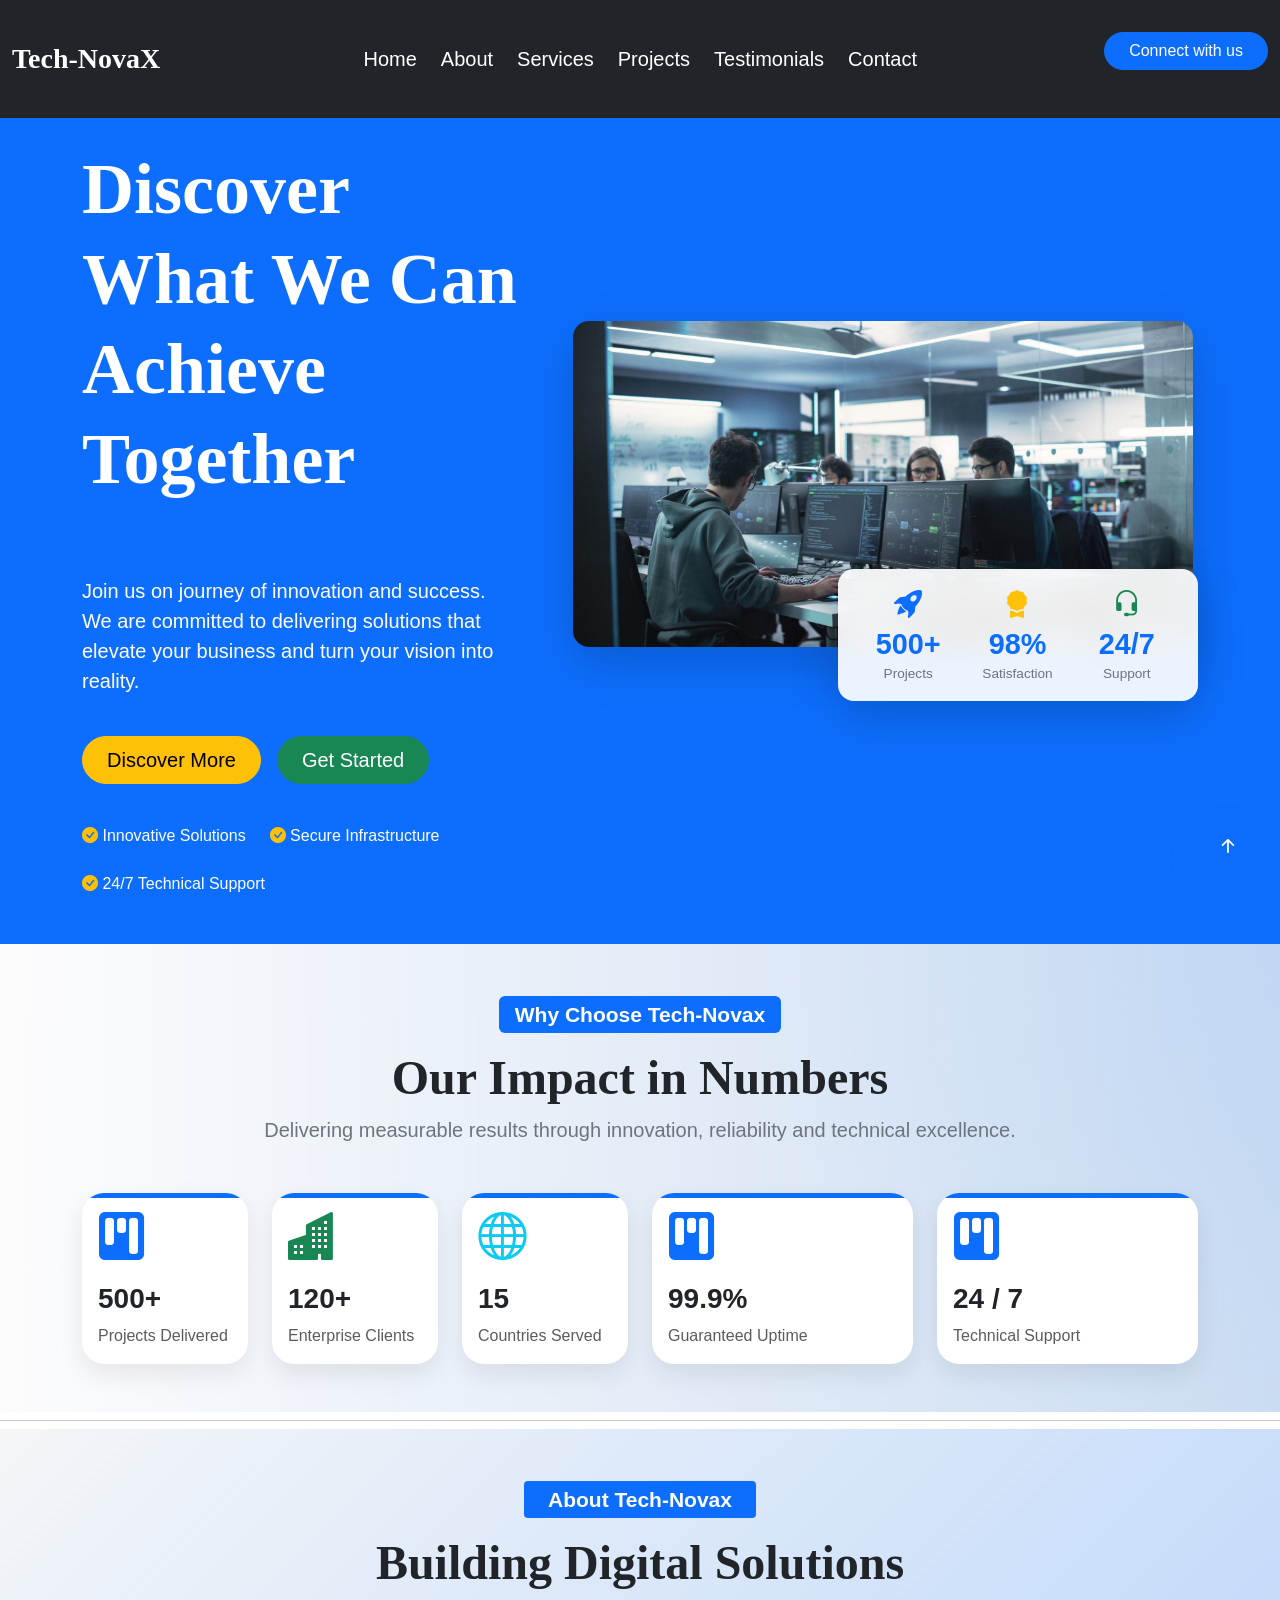
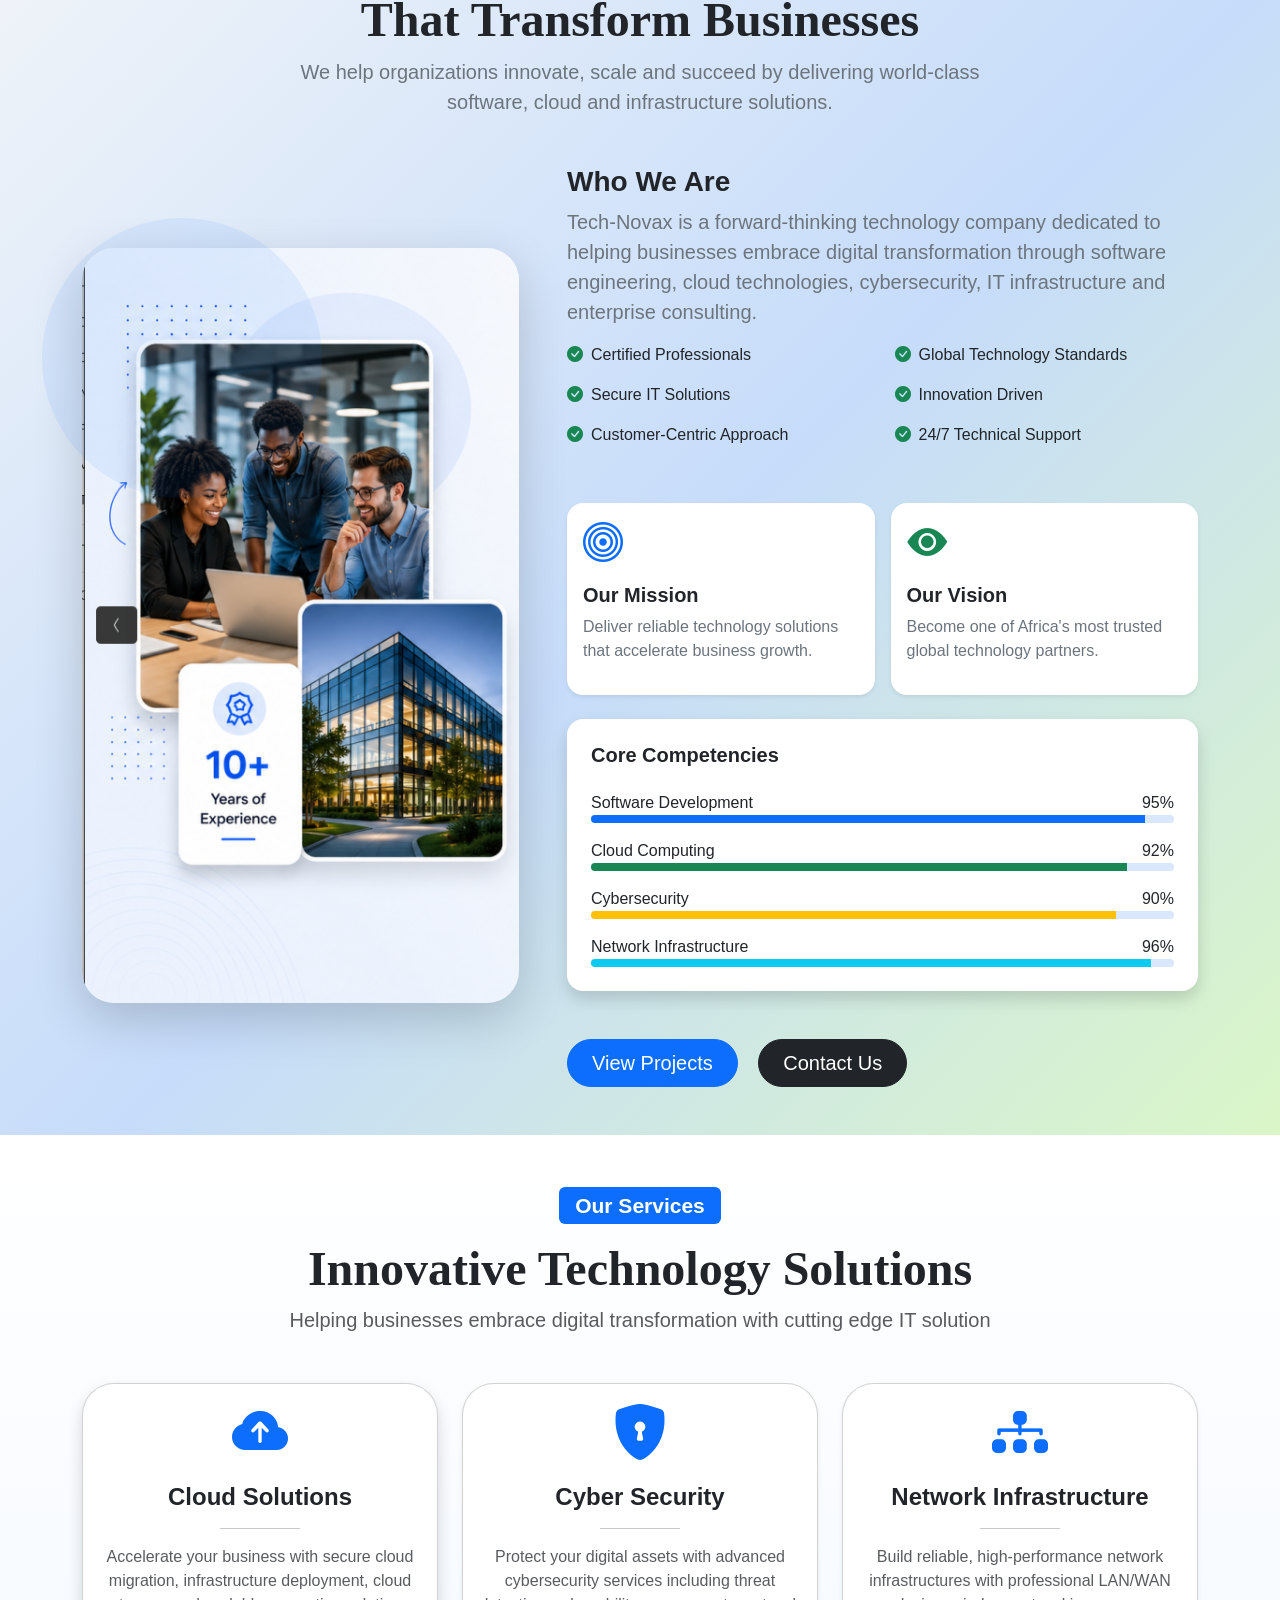
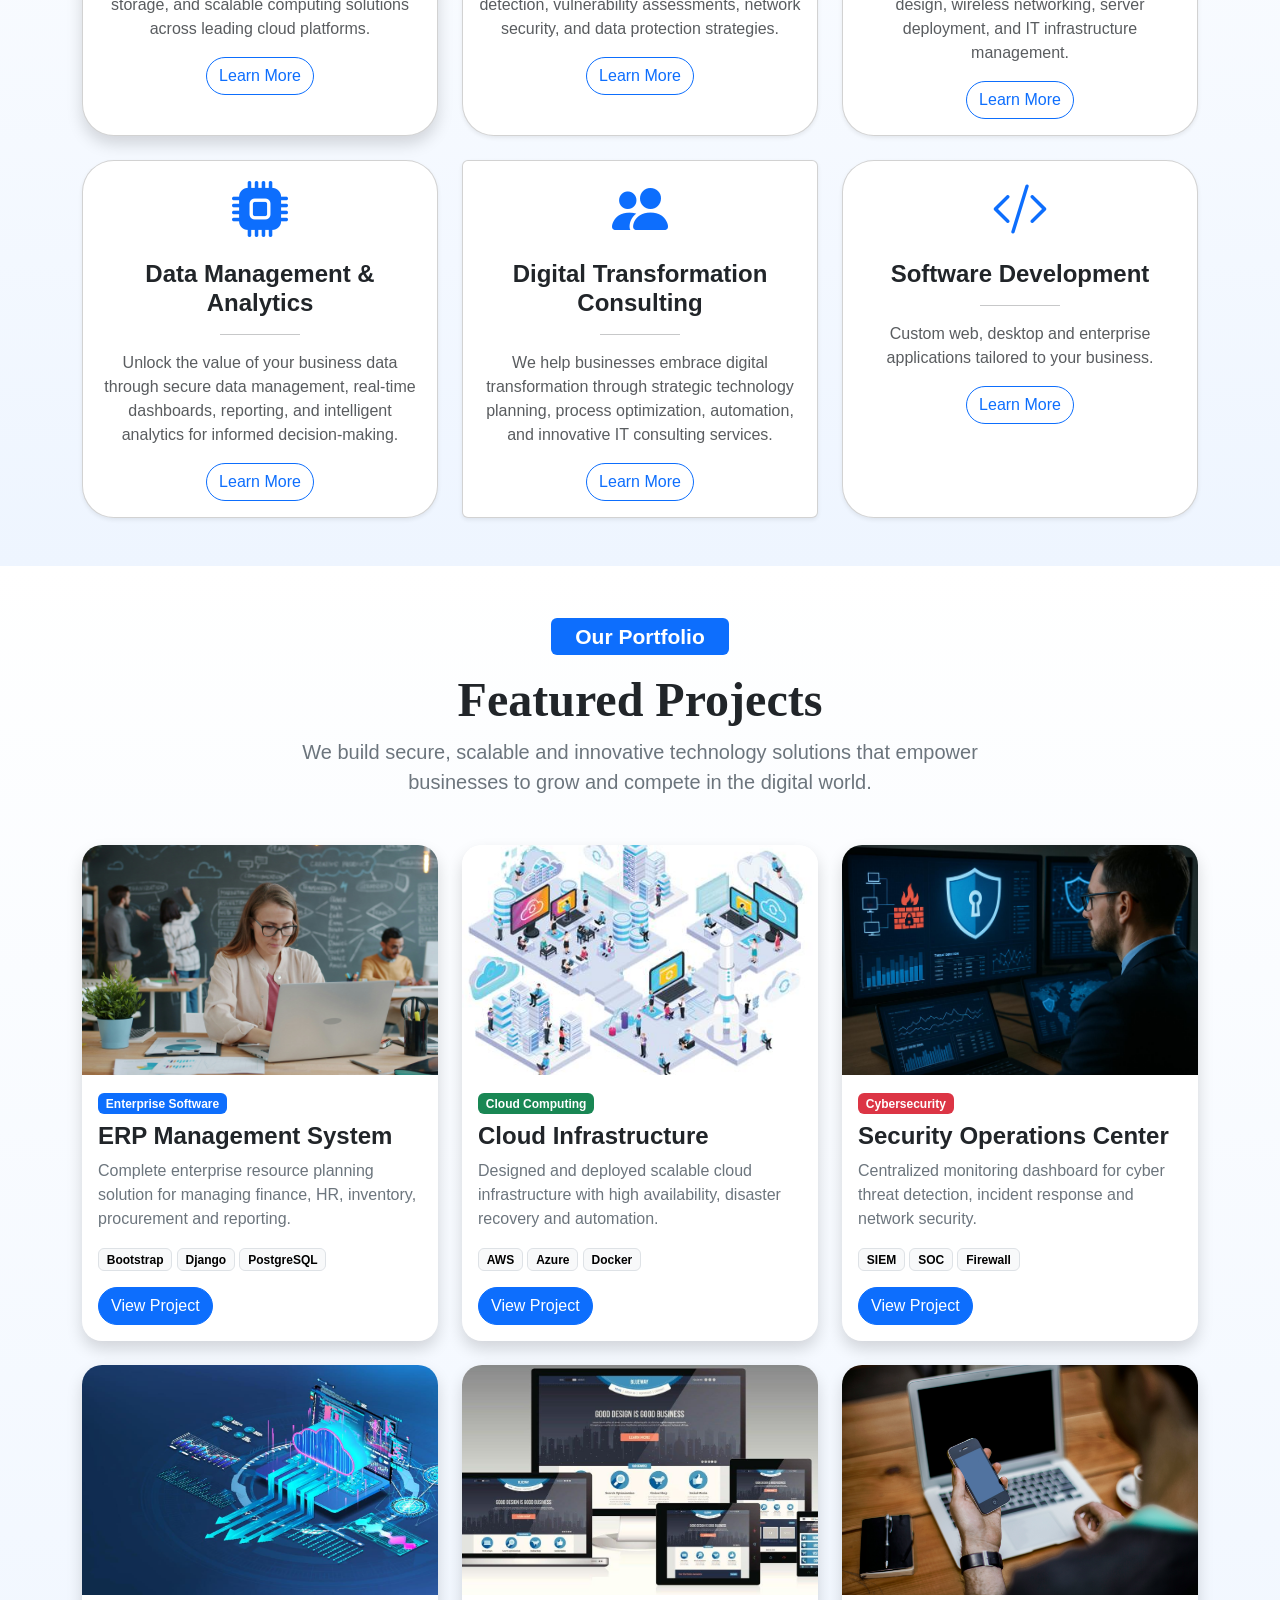
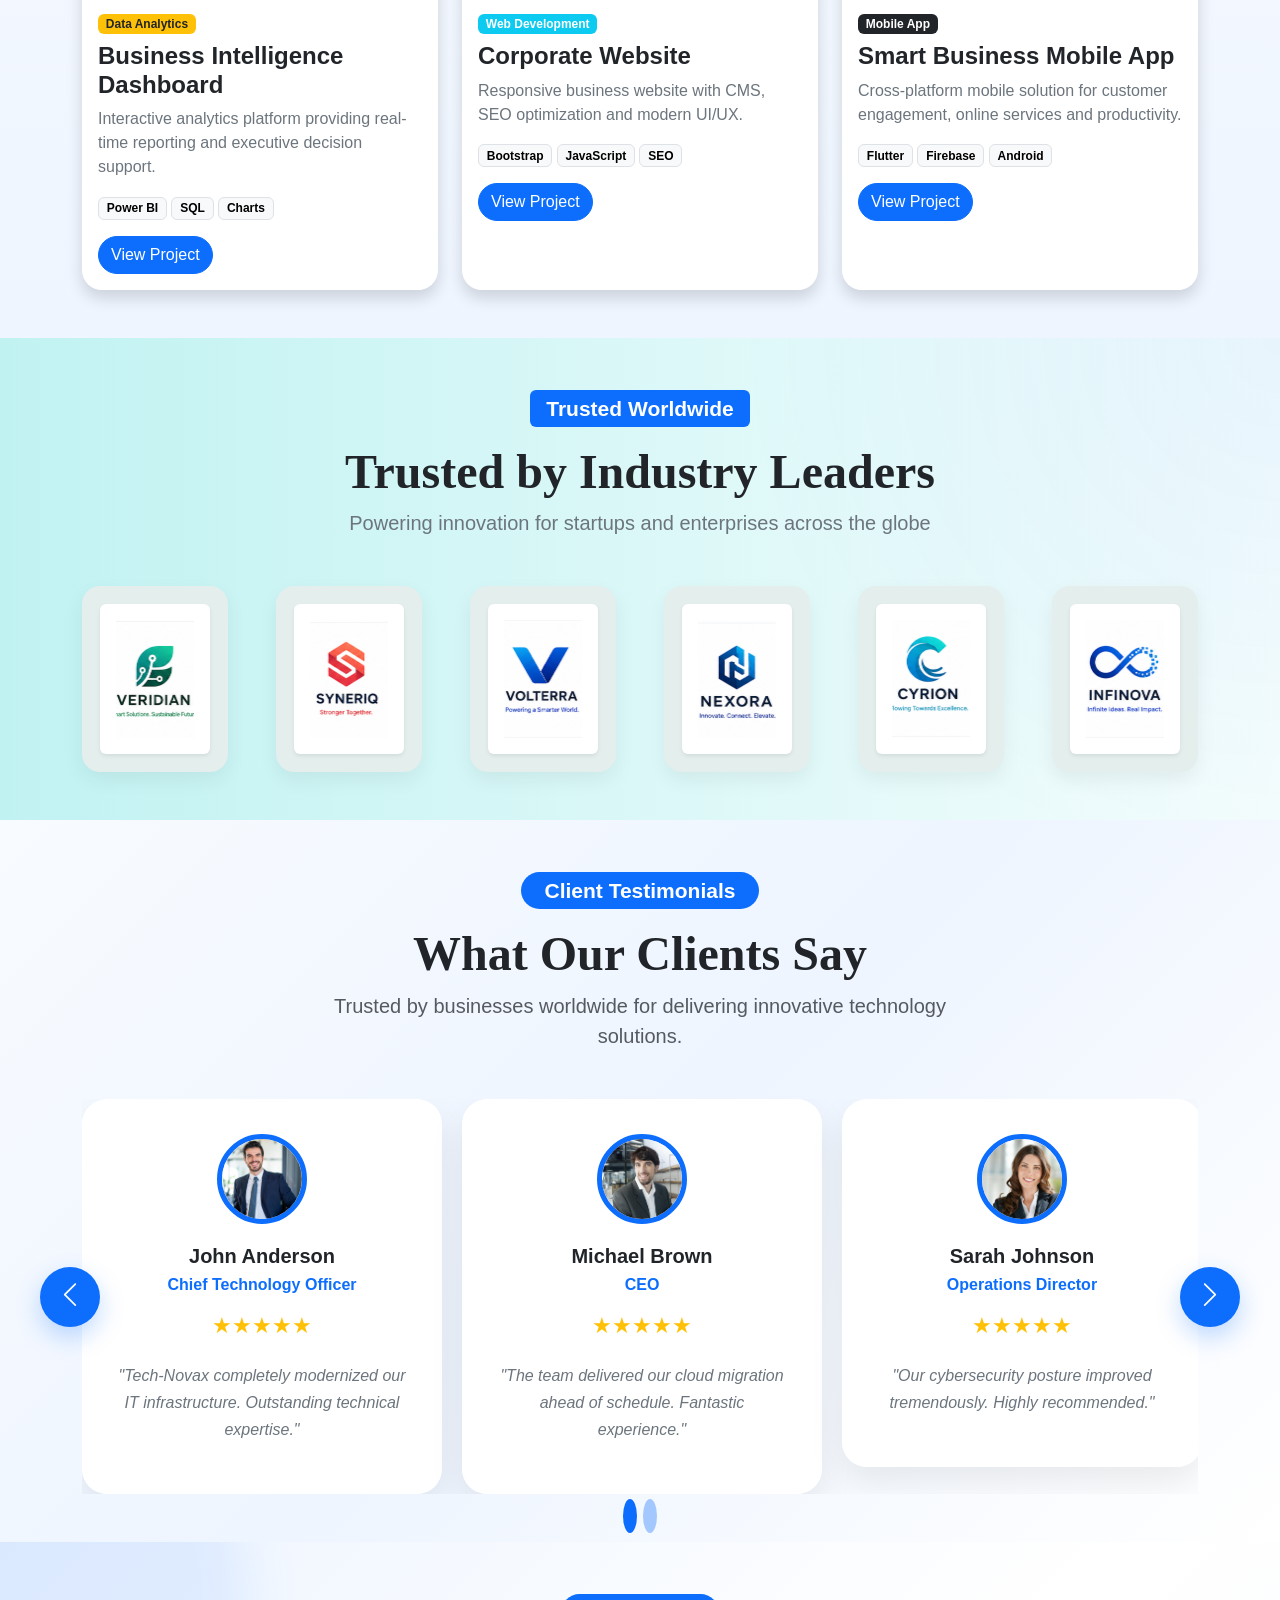
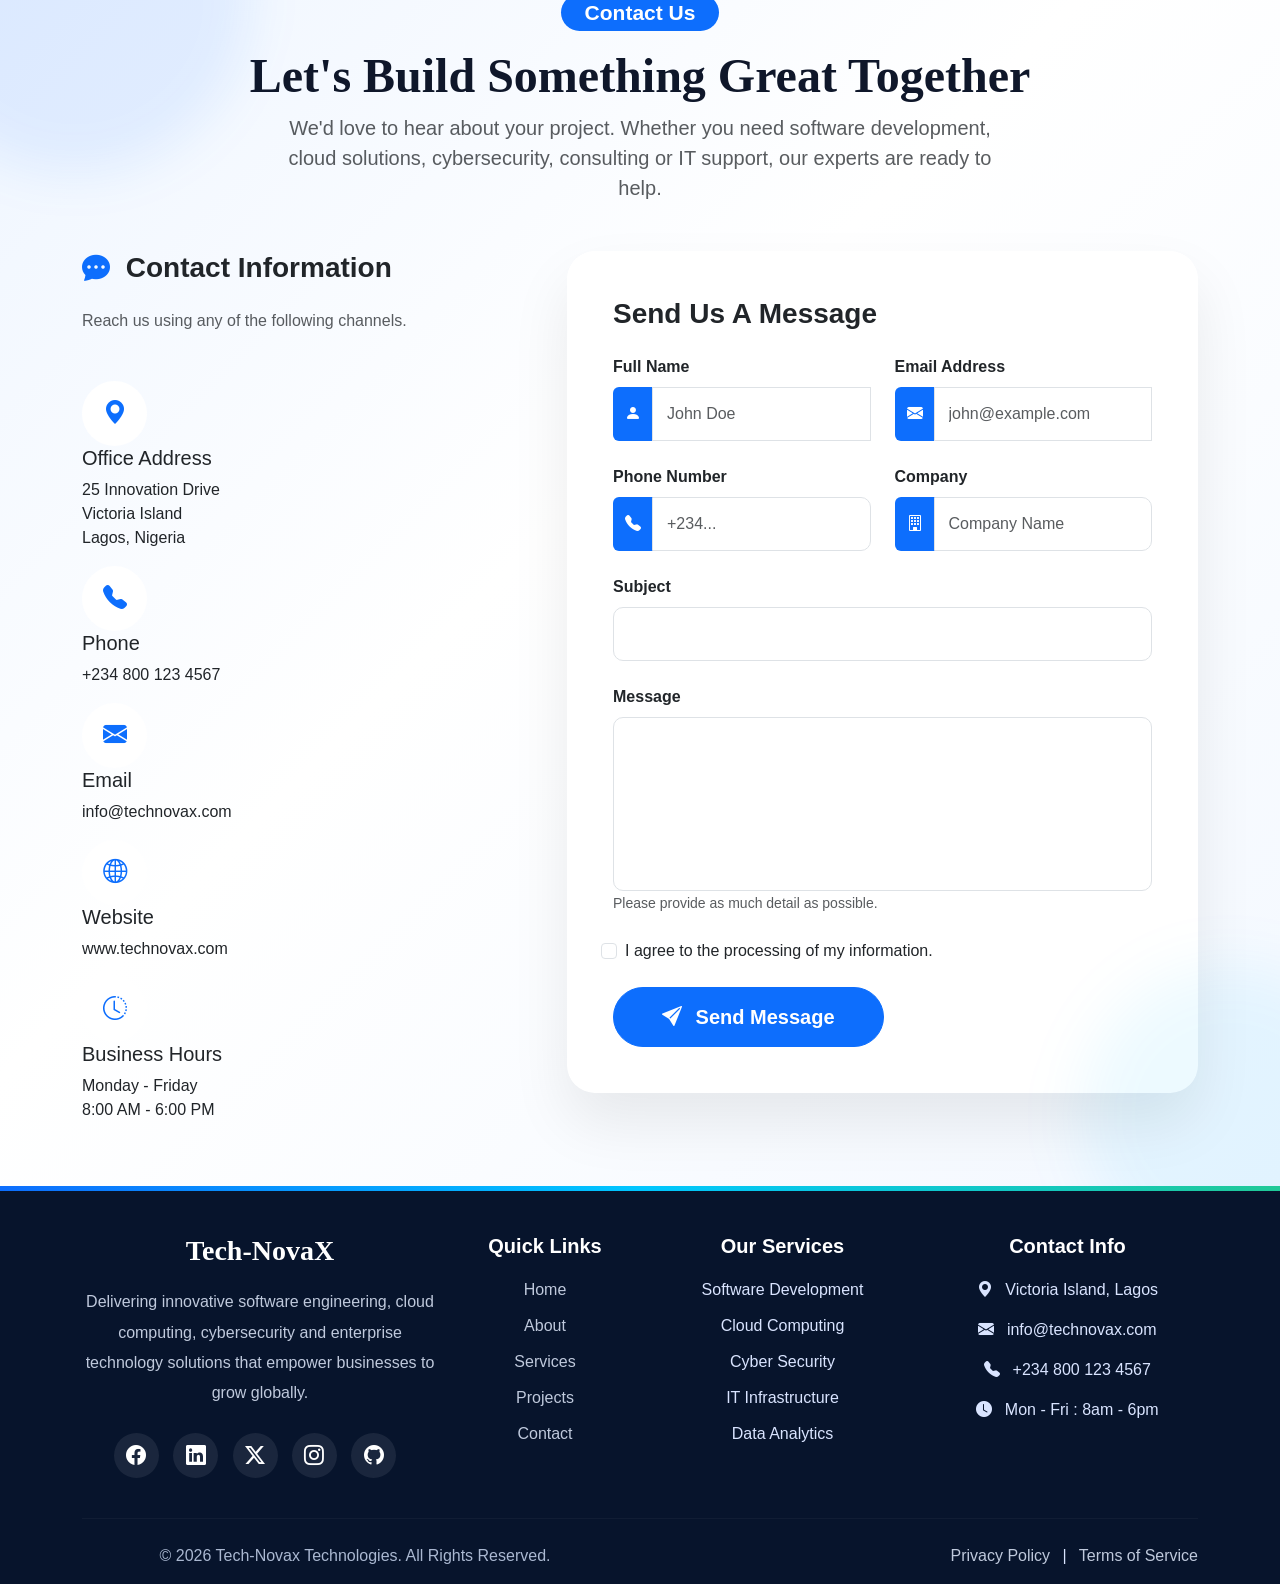
<file: index.html>
<!doctype html>
<html lang="en">
  <head>
    <meta charset="UTF-8" />
    <meta name="viewport" content="width=device-width, initial-scale=1.0" />

    <!--Bootstrap Link added below-->
    <link
      href="https://cdn.jsdelivr.net/npm/bootstrap@5.3.8/dist/css/bootstrap.min.css"
      rel="stylesheet"
      integrity="sha384-sRIl4kxILFvY47J16cr9ZwB07vP4J8+LH7qKQnuqkuIAvNWLzeN8tE5YBujZqJLB"
      crossorigin="anonymous"
    />

    <!--Bootstrap icons link added below-->
    <link
      rel="stylesheet"
      href="https://cdn.jsdelivr.net/npm/bootstrap-icons@1.11.3/font/bootstrap-icons.css"
    />

    <!--Google fonts link added-->
    <link rel="preconnect" href="https://fonts.googleapis.com" />
    <link rel="preconnect" href="https://fonts.gstatic.com" crossorigin />
    <link
      href="https://fonts.googleapis.com/css2?family=Inter:ital,opsz,wght@0,14..32,100..900;1,14..32,100..900&family=Press+Start+2P&display=swap"
      rel="stylesheet"
    />

    <!--Custom CSS file link-->
    <link rel="stylesheet" href="style.css" />

    <title>Responsive Tech Company Website with Bootstrap</title>
  </head>
  <body>
    <!-- ================= NAVBAR ==============-->
    <nav class="navbar navbar-expand-lg navbar-dark bg-dark py-3 fixed-top">
      <div class="container-fluid">
        <a class="navbar-brand fs-3 fw-bold" href="#">Tech-NovaX</a>

        <button
          class="navbar-toggler"
          type="button"
          data-bs-toggle="collapse"
          data-bs-target="#navmenu"
        >
          <span class="navbar-toggler-icon"></span>
        </button>

        <div class="collapse navbar-collapse" id="navmenu">
          <ul class="navbar-nav mx-auto gap-2">
            <li class="nav-item">
              <a href="#" class="nav-link active fs-5">Home</a>
            </li>

            <li class="nav-item">
              <a href="#about" class="nav-link active fs-5">About</a>
            </li>

            <li class="nav-item">
              <a href="#services" class="nav-link active fs-5">Services</a>
            </li>

            <li class="nav-item">
              <a href="#projects" class="nav-link active fs-5">Projects</a>
            </li>

            <li class="nav-item">
              <a href="#testimonials" class="nav-link active fs-5"
                >Testimonials</a
              >
            </li>

            <li class="nav-item">
              <a href="#contact" class="nav-link active fs-5">Contact</a>
            </li>
          </ul>

          <div class="d-flex gap-5 mb-3 py-3">
            <a href="#contact" class="btn btn-primary rounded-pill px-4">
              Connect with us
            </a>
          </div>
        </div>
      </div>
    </nav>

    <!-- ================= END NAVBAR ================= -->

    <!-- ================= HEADER / HERO SECTION ===     -->

    <!--
    <header class="bg-primary d-flex align-items-center text-white py-5 mt-5">
    -->

    <header
      id="hero"
      class="bg-primary text-white d-flex align-items-center pt-5 min-vh-100"
    >
      <div class="container py-5">
        <div class="row align-items-center g-5">
          <!-- Text Part -->
          <div class="col-lg-5">
            <!--HTML  Animation Classes : hero-title , hero-text, hero-buttons, hero-badges, hero-image-->
            <!--Hero Heading-->
            <h1 class="display-2 fw-bold lh-sm mb-4  py-5 hero-title">
              Discover What We Can
              <span class="d-block"> Achieve Together </span>
            </h1>

            <!--Hero Subheadings- Paragraph-->
            <p class="lead mb-4 hero-text">
              Join us on journey of innovation and success. We are committed to
              delivering solutions that elevate your business and turn your
              vision into reality.
            </p>

            <!--Hero Buttons-->

            <div class="d-flex gap-3 mb-4 py-3 hero-buttons">
              <a
                href="#about"
                id="explore-btn"
                class="btn btn-warning btn-lg rounded-pill px-4"
              >
                Discover More
              </a>

              <a
                href="#contact"
                class="btn btn-success btn-lg rounded-pill px-4"
              >
                Get Started
              </a>
            </div>

            <!--Trust Badges-->

            <div class="d-flex flex-wrap gap-4 mt-4 hero-badges">
              <div>
                <i class="bi bi-check-circle-fill text-warning"></i>

                Innovative Solutions
              </div>

              <div>
                <i class="bi bi-check-circle-fill text-warning"></i>

                Secure Infrastructure
              </div>

              <div>
                <i class="bi bi-check-circle-fill text-warning"></i>

                24/7 Technical Support
              </div>
            </div>
          </div>

          <!-- Image Part -->
          <div class="col-lg-7 text-center">
            <div class="hero-image-wrapper position-relative d-inline-block">
              <img
                src="images/hero-image/hero-image.jpg"
                class="img-fluid rounded-4 shadow-lg mb-4 hero-image"
                alt="Tech professionals collaborating"
              />

              <!-- Hero Stats Part -->
              <div
                class="card shadow-lg border-0 rounded-4 p-3 mx-auto hero-stats-card hero-badges">
                <div class=" d-flex justify-content-between">

                  <div class="col-4 text-center">

                    <i class="bi bi-rocket-takeoff-fill text-primary fs-3"></i>

                    <h4 class="fw-bold text-primary mb-0">500+</h4>

                    <small>Projects</small>

                  </div>

                  <div class="col-4 text-center">

                     <i class="bi bi-award-fill text-warning fs-3"></i>

                    <h4 class="fw-bold text-primary mb-0">98%</h4>

                    <small>Satisfaction</small>
                  </div>

                  <div class="col-4 text-center">

                    <i class="bi bi-headset text-success fs-3"></i>


                    <h4 class="fw-bold text-primary mb-0">24/7</h4>

                    <small>Support</small>
                    
                  </div>
                </div>
              </div>
            </div>
          </div>
        </div>
      </div>
    </header>

    <!-- ================= END HEADER / HERO ================= -->

    <!-- ================= STATISTICS SECTION ===     -->
    <!--
    <section id="statistics" class="stats-section py-5">
    -->
    <section id="statistics" class="stats-section py-5 min-vh-75">
      <div class="container">
        <div class="text-center mb-5 fs-3">
          <span class="badge bg-primary px-3 py-2 mb-3">
            Why Choose Tech-Novax
          </span>

          <h2 class="fw-bold display-5">Our Impact in Numbers</h2>

          <p class="lead text-secondary">
            Delivering measurable results through innovation, reliability and
            technical excellence.
          </p>
        </div>

        <div class="row g-4">
          <div class="col-sm-6 col-lg-2">
            <div class="card stat-card border-0 h-100">
              <div class="card-body">
                <i class="bi bi-kanban-fill display-5 text-primary"></i>

                <h3 class="fw-bold mt-3">500+</h3>

                <p class="text-muted mb-0">Projects Delivered</p>
              </div>
            </div>
          </div>

          <div class="col-sm-6 col-lg-2">
            <div class="card stat-card border-0 h-100">
              <div class="card-body">
                <i class="bi bi-buildings-fill display-5 text-success"></i>

                <h3 class="fw-bold mt-3">120+</h3>

                <p class="text-muted mb-0">Enterprise Clients</p>
              </div>
            </div>
          </div>

          <div class="col-sm-6 col-lg-2">
            <div class="card stat-card border-0 h-100">
              <div class="card-body">
                <i class="bi bi-globe display-5 text-info"></i>

                <h3 class="fw-bold mt-3">15</h3>

                <p class="text-muted mb-0">Countries Served</p>
              </div>
            </div>
          </div>

          <div class="col-sm-6 col-lg-3">
            <div class="card stat-card border-0 h-100">
              <div class="card-body">
                <i
                  class="bi bi-kanban-fill stat-icon display-5 text-primary"
                ></i>

                <h3 class="fw-bold mt-3">99.9%</h3>

                <p class="text-muted mb-0">Guaranteed Uptime</p>
              </div>
            </div>
          </div>

          <div class="col-sm-12 col-lg-3">
            <div class="card stat-card border-0 h-100">
              <div class="card-body">
                <i
                  class="bi bi-kanban-fill stat-icon display-5 text-primary"
                ></i>

                <h3 class="fw-bold mt-3">24 / 7</h3>

                <p class="text-muted mb-0">Technical Support</p>
              </div>
            </div>
          </div>
        </div>
      </div>
    </section>

    <!-- ================= END STATISTICS ================= -->

    <hr class="my-2" />

    <!-- ===================== ABOUT SECTION ===================== -->

    <section
      id="about"
      class="about-section py-5 position-relative overflow-hidden min-vh-100"
    >
      <div class="container">
        <!-- Section Heading -->

        <div class="text-center mb-5 fs-3">
          <span class="badge bg-primary px-4 py-2 rounded-1 mb-3">
            About Tech-Novax
          </span>

          <h2 class="display-5 fw-bold">
            Building Digital Solutions
            <br />
            That Transform Businesses
          </h2>

          <p class="lead text-secondary mx-auto" style="max-width: 700px">
            We help organizations innovate, scale and succeed by delivering
            world-class software, cloud and infrastructure solutions.
          </p>
        </div>

        <div class="row align-items-center g-5">
          <!-- LEFT COLUMN -->

          <div class="col-lg-5">
            <div class="position-relative">
              <div class="about-bg-circle"></div>

              <img
                src="images/about-image/about-image-trimmed.png"
                class="img-fluid rounded-5 shadow-lg about-image"
                alt="About Tech-Novax"
              />

              <!-- Floating Card -->

              <!--
              <div class="experience-card">
                <h2 class="fw-bold text-primary mb-1">10+</h2>

                <small class="text-muted">
                  Years of
                  <br />
                  Experience
                </small>
              </div>
            --></div>
          </div>

          <!-- RIGHT COLUMN -->

          <div class="col-lg-7">
            <h3 class="fw-bold">Who We Are</h3>

            <p class="lead text-secondary">
              Tech-Novax is a forward-thinking technology company dedicated to
              helping businesses embrace digital transformation through software
              engineering, cloud technologies, cybersecurity, IT infrastructure
              and enterprise consulting.
            </p>

            <!-- Highlight Card -->
            <!--
            <div class="card border-0 shadow-sm rounded-4 mb-4">
              <div class="card-body">
                <h5 class="fw-bold">Our Commitment</h5>

                <p class="text-secondary mb-0">
                  We combine innovation, technical excellence and customer-first
                  thinking to deliver secure, scalable and future-ready
                  technology solutions.
                </p>
              </div>
            </div>
          -->

            <!-- Features -->

            <div class="row">
              <div class="col-md-6">
                <p>
                  <i class="bi bi-check-circle-fill text-success me-2"></i
                  >Certified Professionals
                </p>

                <p>
                  <i class="bi bi-check-circle-fill text-success me-2"></i
                  >Secure IT Solutions
                </p>

                <p>
                  <i class="bi bi-check-circle-fill text-success me-2"></i
                  >Customer-Centric Approach
                </p>
              </div>

              <div class="col-md-6">
                <p>
                  <i class="bi bi-check-circle-fill text-success me-2"></i
                  >Global Technology Standards
                </p>

                <p>
                  <i class="bi bi-check-circle-fill text-success me-2"></i
                  >Innovation Driven
                </p>

                <p>
                  <i class="bi bi-check-circle-fill text-success me-2"></i>24/7
                  Technical Support
                </p>
              </div>
            </div>

            <!-- Mission Vision -->

            <div class="row g-3 my-4">
              <div class="col-md-6">
                <div class="card border-0 shadow-sm h-100 rounded-4">
                  <div class="card-body">
                    <i class="bi bi-bullseye text-primary display-6"></i>

                    <h5 class="fw-bold mt-3">Our Mission</h5>

                    <p class="text-secondary">
                      Deliver reliable technology solutions that accelerate
                      business growth.
                    </p>
                  </div>
                </div>
              </div>

              <div class="col-md-6">
                <div class="card border-0 shadow-sm h-100 rounded-4">
                  <div class="card-body">
                    <i class="bi bi-eye-fill text-success display-6"></i>

                    <h5 class="fw-bold mt-3">Our Vision</h5>

                    <p class="text-secondary">
                      Become one of Africa's most trusted global technology
                      partners.
                    </p>
                  </div>
                </div>
              </div>
            </div>

            <!-- Skills Card -->

            <div class="card border-0 shadow rounded-4">
              <div class="card-body p-4">
                <h5 class="fw-bold mb-4">Core Competencies</h5>

                <div class="mb-3">
                  <div class="d-flex justify-content-between">
                    <span>Software Development</span>

                    <span>95%</span>
                  </div>

                  <div class="progress">
                    <div
                      class="progress-bar bg-primary"
                      style="width: 95%"
                    ></div>
                  </div>
                </div>

                <div class="mb-3">
                  <div class="d-flex justify-content-between">
                    <span>Cloud Computing</span>

                    <span>92%</span>
                  </div>

                  <div class="progress">
                    <div
                      class="progress-bar bg-success"
                      style="width: 92%"
                    ></div>
                  </div>
                </div>

                <div class="mb-3">
                  <div class="d-flex justify-content-between">
                    <span>Cybersecurity</span>

                    <span>90%</span>
                  </div>

                  <div class="progress">
                    <div
                      class="progress-bar bg-warning"
                      style="width: 90%"
                    ></div>
                  </div>
                </div>

                <div>
                  <div class="d-flex justify-content-between">
                    <span>Network Infrastructure</span>

                    <span>96%</span>
                  </div>

                  <div class="progress">
                    <div class="progress-bar bg-info" style="width: 96%"></div>
                  </div>
                </div>
              </div>
            </div>

            <!-- Buttons -->

            <div class="mt-5">
              <a
                href="#projects"
                class="btn btn-primary btn-lg rounded-pill px-4 me-3"
              >
                View Projects
              </a>

              <a href="#contact" class="btn btn-dark btn-lg rounded-pill px-4">
                Contact Us
              </a>
            </div>
          </div>
        </div>
      </div>
    </section>

    <!-- =====================END  ABOUT SECTION ===================== -->

    <!-- ================= SERVICES SECTION ===     -->

    <section id="services" class="py-5 services-section">
      <div class="container">
        <div class="text-center mb-5 fs-3">
          <span class="badge bg-primary px-3 py-2 mb-3"> Our Services </span>

          <h2 class="display-5 fw-bold">Innovative Technology Solutions</h2>

          <p class="lead text-muted">
            Helping businesses embrace digital transformation with cutting edge
            IT solution
          </p>
        </div>

        <div class="row g-4">
          <div class="col-md-6 col-lg-4">
            <div
              class="card border-1 rounded-5 shadow bg- h-100 overflow-hidden service card"
            >
              <div class="card-body text-center">
                <i class="bi bi-cloud-arrow-up-fill display-4 text-primary"></i>
                <h4 class="mt-3 fw-bold">Cloud Solutions</h4>

                <hr class="w-25 mx-auto my-3" />

                <p class="text-muted">
                  Accelerate your business with secure cloud migration,
                  infrastructure deployment, cloud storage, and scalable
                  computing solutions across leading cloud platforms.
                </p>

                <a
                  href="coming-soon.html"
                  class="btn btn-outline-primary rounded-pill"
                >
                  Learn More
                </a>
              </div>
            </div>
          </div>

          <div class="col-md-6 col-lg-4">
            <div class="card border-1 rounded-5 shadow-sm h-100">
              <div class="card-body text-center">
                <i class="bi bi-shield-lock-fill display-4 text-primary"></i>
                <h4 class="mt-3 fw-bold">Cyber Security</h4>

                <hr class="w-25 mx-auto my-3" />

                <p class="text-muted">
                  Protect your digital assets with advanced cybersecurity
                  services including threat detection, vulnerability
                  assessments, network security, and data protection strategies.
                </p>

                <a
                  href="coming-soon.html"
                  class="btn btn-outline-primary rounded-pill"
                >
                  Learn More
                </a>
              </div>
            </div>
          </div>

          <div class="col-md-6 col-lg-4">
            <div class="card border-1 rounded-5 shadow-sm h-100">
              <div class="card-body text-center">
                <i class="bi bi-diagram-3-fill display-4 text-primary"></i>
                <h4 class="mt-3 fw-bold">Network Infrastructure</h4>

                <hr class="w-25 mx-auto my-3" />

                <p class="text-muted">
                  Build reliable, high-performance network infrastructures with
                  professional LAN/WAN design, wireless networking, server
                  deployment, and IT infrastructure management.
                </p>
                <a
                  href="coming-soon.html"
                  class="btn btn-outline-primary rounded-pill"
                >
                  Learn More
                </a>
              </div>
            </div>
          </div>

          <div class="col-md-6 col-lg-4">
            <div class="card border-1 rounded-5 shadow-sm h-100">
              <div class="card-body text-center">
                <i class="bi bi-cpu-fill display-4 text-primary"></i>
                <h4 class="mt-3 fw-bold">Data Management & Analytics</h4>

                <hr class="w-25 mx-auto my-3" />

                <p class="text-muted">
                  Unlock the value of your business data through secure data
                  management, real-time dashboards, reporting, and intelligent
                  analytics for informed decision-making.
                </p>

                <a
                  href="coming-soon.html"
                  class="btn btn-outline-primary rounded-pill"
                >
                  Learn More
                </a>
              </div>
            </div>
          </div>

          <div class="col-md-6 col-lg-4">
            <div class="card border-1 rounded shadow-sm h-100">
              <div class="card-body text-center">
                <i class="bi bi-people-fill display-4 text-primary"></i>
                <h4 class="mt-3 fw-bold">Digital Transformation Consulting</h4>

                <hr class="w-25 mx-auto my-3" />

                <p class="text-muted">
                  We help businesses embrace digital transformation through
                  strategic technology planning, process optimization,
                  automation, and innovative IT consulting services.
                </p>

                <a
                  href="coming-soon.html"
                  class="btn btn-outline-primary rounded-pill"
                >
                  Learn More
                </a>
              </div>
            </div>
          </div>

          <div class="col-md-6 col-lg-4">
            <div class="card border-1 rounded-5 shadow-sm h-100">
              <div class="card-body text-center">
                <i class="bi bi-code-slash display-4 text-primary"></i>
                <h4 class="mt-3 fw-bold">Software Development</h4>

                <hr class="w-25 mx-auto my-3" />

                <p class="text-muted">
                  Custom web, desktop and enterprise applications tailored to
                  your business.
                </p>

                <a
                  href="coming-soon.html"
                  class="btn btn-outline-primary rounded-pill"
                >
                  Learn More
                </a>
              </div>
            </div>
          </div>
        </div>
      </div>
    </section>
    <!-- ================= END SERVICES ================= -->

    <!-- ===================== PROJECTS SECTION ===================== -->

    <section id="projects" class="py-5 bg-body-tertiary">
      <div class="container">
        <!-- Heading -->

        <div class="text-center mb-5 fs-3">
          <span class="badge bg-primary px-4 py-2 mb-3"> Our Portfolio </span>

          <h2 class="display-5 fw-bold">Featured Projects</h2>

          <p class="lead text-secondary mx-auto" style="max-width: 700px">
            We build secure, scalable and innovative technology solutions that
            empower businesses to grow and compete in the digital world.
          </p>
        </div>

        <!-- Projects -->

        <div class="row g-4">
          <!-- Project 1 -->

          <div class="col-md-6 col-lg-4">
            <div
              class="card border-0 shadow h-100 overflow-hidden project-card"
            >
              <div class="overflow-hidden">
                <img
                  src="images/projects/ERP.jpg"
                  class="card-img-top project-img"
                  alt="ERP System"
                />
              </div>

              <div class="card-body">
                <span class="badge bg-primary mb-2"> Enterprise Software </span>

                <h4 class="fw-bold">ERP Management System</h4>

                <p class="text-secondary">
                  Complete enterprise resource planning solution for managing
                  finance, HR, inventory, procurement and reporting.
                </p>

                <div class="mb-3">
                  <span class="badge text-bg-light border">Bootstrap</span>

                  <span class="badge text-bg-light border">Django</span>

                  <span class="badge text-bg-light border">PostgreSQL</span>
                </div>

                <a href="coming-soon.html" class="btn btn-primary rounded-pill">
                  View Project
                </a>
              </div>
            </div>
          </div>

          <!-- Project 2 -->

          <div class="col-md-6 col-lg-4">
            <div
              class="card border-0 shadow h-100 overflow-hidden project-card"
            >
              <div class="overflow-hidden">
                <img
                  src="images/projects/cloud-services.jpg"
                  class="card-img-top project-img"
                  alt="Cloud Computing"
                />
              </div>

              <div class="card-body">
                <span class="badge bg-success mb-2"> Cloud Computing </span>

                <h4 class="fw-bold">Cloud Infrastructure</h4>

                <p class="text-secondary">
                  Designed and deployed scalable cloud infrastructure with high
                  availability, disaster recovery and automation.
                </p>

                <div class="mb-3">
                  <span class="badge text-bg-light border">AWS</span>

                  <span class="badge text-bg-light border">Azure</span>

                  <span class="badge text-bg-light border">Docker</span>
                </div>

                <a href="coming-soon.html" class="btn btn-primary rounded-pill">
                  View Project
                </a>
              </div>
            </div>
          </div>

          <!-- Project 3 -->

          <div class="col-md-6 col-lg-4">
            <div
              class="card border-0 shadow h-100 overflow-hidden project-card"
            >
              <div class="overflow-hidden">
                <img
                  src="images/services/cybersecurity.jpg"
                  class="card-img-top project-img"
                  alt="Cyber Security"
                />
              </div>

              <div class="card-body">
                <span class="badge bg-danger mb-2"> Cybersecurity </span>

                <h4 class="fw-bold">Security Operations Center</h4>

                <p class="text-secondary">
                  Centralized monitoring dashboard for cyber threat detection,
                  incident response and network security.
                </p>

                <div class="mb-3">
                  <span class="badge text-bg-light border">SIEM</span>

                  <span class="badge text-bg-light border">SOC</span>

                  <span class="badge text-bg-light border">Firewall</span>
                </div>

                <a href="coming-soon.html" class="btn btn-primary rounded-pill">
                  View Project
                </a>
              </div>
            </div>
          </div>

          <!-- Project 4 -->

          <div class="col-md-6 col-lg-4">
            <div
              class="card border-0 shadow h-100 overflow-hidden project-card"
            >
              <div class="overflow-hidden">
                <img
                  src="images/projects/data-analytic-software-project.jpg"
                  class="card-img-top project-img"
                  alt="Dashboard"
                />
              </div>

              <div class="card-body">
                <span class="badge bg-warning text-dark mb-2">
                  Data Analytics
                </span>

                <h4 class="fw-bold">Business Intelligence Dashboard</h4>

                <p class="text-secondary">
                  Interactive analytics platform providing real-time reporting
                  and executive decision support.
                </p>

                <div class="mb-3">
                  <span class="badge text-bg-light border">Power BI</span>

                  <span class="badge text-bg-light border">SQL</span>

                  <span class="badge text-bg-light border">Charts</span>
                </div>

                <a href="coming-soon.html" class="btn btn-primary rounded-pill">
                  View Project
                </a>
              </div>
            </div>
          </div>

          <!-- Project 5 -->

          <div class="col-md-6 col-lg-4">
            <div
              class="card border-0 shadow h-100 overflow-hidden project-card"
            >
              <div class="overflow-hidden">
                <img
                  src="images/projects/web-design-and-dev-project.jpg"
                  class="card-img-top project-img"
                  alt="Website development"
                />
              </div>

              <div class="card-body">
                <span class="badge bg-info mb-2"> Web Development </span>

                <h4 class="fw-bold">Corporate Website</h4>

                <p class="text-secondary">
                  Responsive business website with CMS, SEO optimization and
                  modern UI/UX.
                </p>

                <div class="mb-3">
                  <span class="badge text-bg-light border">Bootstrap</span>

                  <span class="badge text-bg-light border">JavaScript</span>

                  <span class="badge text-bg-light border">SEO</span>
                </div>

                <a href="coming-soon.html" class="btn btn-primary rounded-pill">
                  View Project
                </a>
              </div>
            </div>
          </div>

          <!-- Project 6 -->

          <div class="col-md-6 col-lg-4">
            <div
              class="card border-0 shadow h-100 overflow-hidden project-card"
            >
              <div class="overflow-hidden">
                <img
                  src="images/projects/mobile.jpg"
                  class="card-img-top project-img"
                  alt="Mobile computing"
                />
              </div>

              <div class="card-body">
                <span class="badge bg-dark mb-2"> Mobile App </span>

                <h4 class="fw-bold">Smart Business Mobile App</h4>

                <p class="text-secondary">
                  Cross-platform mobile solution for customer engagement, online
                  services and productivity.
                </p>

                <div class="mb-3">
                  <span class="badge text-bg-light border">Flutter</span>

                  <span class="badge text-bg-light border">Firebase</span>

                  <span class="badge text-bg-light border">Android</span>
                </div>

                <a href="coming-soon.html" class="btn btn-primary rounded-pill">
                  View Project
                </a>
              </div>
            </div>
          </div>
        </div>
      </div>
    </section>

    <!--End of portfolio / projects-->

    <!-- ================= CLIENTS SECTION ===     -->

    <section id="clients" class="clients-section py-5">
      <div class="container">
        <div class="text-center mb-5 fs-3">
          <span class="badge bg-primary px-3 py-2 mb-3">
            Trusted Worldwide
          </span>

          <h2 class="display-5 fw-bold">Trusted by Industry Leaders</h2>

          <p class="lead text-secondary">
            Powering innovation for startups and enterprises across the globe
          </p>
        </div>

        <div
          class="row justify-content-center align-items-center text-center g-5"
        >
          <div class="col-6 col-md-4 col-lg-2">
            <div class="client-card">
              <a href="#" target="_blank" rel="noopener noreferrer">
                <img
                  src="images/clients/client1/client-1.png"
                  class="img-fluid p-3 bg-white shadow-sm rounded"
                  style="height: 150px; width: 180px; object-fit: cover"
                  alt="Client 1"
                />
              </a>
            </div>
          </div>

          <div class="col-6 col-md-4 col-lg-2">
            <div class="client-card">
              <a href="#" target="_blank" rel="noopener noreferrer">
                <img
                  src="images/clients/client2/client-2.png"
                  class="img-fluid p-3 bg-white shadow-sm rounded"
                  style="height: 150px; width: 180px; object-fit: cover"
                  alt="Client 2"
                />
              </a>
            </div>
          </div>

          <div class="col-6 col-md-4 col-lg-2">
            <div class="client-card">
              <a href="#" target="_blank" rel="noopener noreferrer">
                <img
                  src="images/clients/client3/client-3.png"
                  class="img-fluid p-3 bg-white shadow-sm rounded"
                  style="height: 150px; width: 180px; object-fit: cover"
                  alt="Client 3"
                />
              </a>
            </div>
          </div>

          <div class="col-6 col-md-4 col-lg-2">
            <div class="client-card">
              <a href="#" target="_blank" rel="noopener noreferrer">
                <img
                  src="images/clients/client4/client-4.png"
                  class="img-fluid p-3 bg-white shadow-sm rounded"
                  style="height: 150px; width: 180px; object-fit: cover"
                  alt="Client 4"
                />
              </a>
            </div>
          </div>

          <div class="col-6 col-md-4 col-lg-2">
            <div class="client-card">
              <a href="#" target="_blank" rel="noopener noreferrer">
                <img
                  src="images/clients/client5/client-5.png"
                  class="img-fluid p-3 bg-white shadow-sm rounded"
                  style="height: 150px; width: 180px; object-fit: cover"
                  alt="Client 5"
                />
              </a>
            </div>
          </div>

          <div class="col-6 col-md-4 col-lg-2">
            <div class="client-card">
              <a href="#" target="_blank" rel="noopener noreferrer">
                <img
                  src="images/clients/client6/client-6.png"
                  class="img-fluid p-3 bg-white shadow-sm rounded"
                  style="height: 150px; width: 180px; object-fit: cover"
                  alt="Client 6"
                />
              </a>
            </div>
          </div>
        </div>
      </div>
    </section>
    <!-- ================= END CLIENTS ================= -->

    <!--======TESTIMONIAL -->

    <section id="testimonials" class="testimonial-section py-5">
      <div class="container">
        <div class="text-center mb-5 fs-3">
          <span class="badge bg-primary rounded-pill px-4 py-2 mb-3">
            Client Testimonials
          </span>

          <h2 class="display-5 fw-bold">What Our Clients Say</h2>

          <p class="lead text-muted mx-auto" style="max-width: 700px">
            Trusted by businesses worldwide for delivering innovative technology
            solutions.
          </p>
        </div>

        <div
          id="testimonialCarousel"
          class="carousel slide"
          data-bs-ride="carousel"
          data-bs-interval="6000"
        >
          <!-- Indicators -->

          <div class="carousel-indicators">
            <button
              type="button"
              data-bs-target="#testimonialCarousel"
              data-bs-slide-to="0"
              class="active"
            ></button>

            <button
              type="button"
              data-bs-target="#testimonialCarousel"
              data-bs-slide-to="1"
            ></button>
          </div>

          <div class="carousel-inner">
            <!-- ===================== -->
            <!-- SLIDE ONE -->
            <!-- ===================== -->

            <div class="carousel-item active">
              <div class="row g-4">
                <!-- CARD 1 -->

                <div class="col-lg-4">
                  <div class="testimonial-card">
                    <img
                      src="images/testimonials/client-one.jpg"
                      class="testimonial-img"
                      alt=""
                    />

                    <h5>John Anderson</h5>

                    <span>Chief Technology Officer</span>

                    <div class="stars">★★★★★</div>

                    <p>
                      "Tech-Novax completely modernized our IT infrastructure.
                      Outstanding technical expertise."
                    </p>
                  </div>
                </div>

                <!-- CARD 2 -->

                <div class="col-lg-4">
                  <div class="testimonial-card">
                    <img
                      src="images/testimonials/client-two.jpg"
                      class="testimonial-img"
                      alt=""
                    />

                    <h5>Michael Brown</h5>

                    <span>CEO</span>

                    <div class="stars">★★★★★</div>

                    <p>
                      "The team delivered our cloud migration ahead of schedule.
                      Fantastic experience."
                    </p>
                  </div>
                </div>

                <!-- CARD 3 -->

                <div class="col-lg-4">
                  <div class="testimonial-card">
                    <img
                      src="images/testimonials/client-three.jpg"
                      class="testimonial-img"
                      alt=""
                    />

                    <h5>Sarah Johnson</h5>

                    <span>Operations Director</span>

                    <div class="stars">★★★★★</div>

                    <p>
                      "Our cybersecurity posture improved tremendously. Highly
                      recommended."
                    </p>
                  </div>
                </div>
              </div>
            </div>

            <!-- ===================== -->
            <!-- SLIDE TWO -->
            <!-- ===================== -->

            <div class="carousel-item">
              <div class="row g-4">
                <!-- CARD 4 -->

                <div class="col-lg-4">
                  <div class="testimonial-card">
                    <img
                      src="images/testimonials/client-four.jpg"
                      class="testimonial-img"
                      alt=""
                    />

                    <h5>David Wilson</h5>

                    <span>Project Manager</span>

                    <div class="stars">★★★★★</div>

                    <p>
                      "Professional, responsive and incredibly knowledgeable. We
                      will definitely work together again."
                    </p>
                  </div>
                </div>

                <!-- CARD 5 -->

                <div class="col-lg-4">
                  <div class="testimonial-card">
                    <img
                      src="images/testimonials/client-five.jpg"
                      class="testimonial-img"
                      alt=""
                    />

                    <h5>Emily Carter</h5>

                    <span>IT Director</span>

                    <div class="stars">★★★★★</div>

                    <p>
                      "Our digital transformation project exceeded all
                      expectations."
                    </p>
                  </div>
                </div>

                <!-- CARD 6 -->

                <div class="col-lg-4">
                  <div class="testimonial-card">
                    <img
                      src="images/testimonials/client-six.jpg"
                      class="testimonial-img"
                      alt=""
                    />

                    <h5>Daniel Smith</h5>

                    <span>Managing Director</span>

                    <div class="stars">★★★★★</div>

                    <p>
                      "Reliable, innovative and highly skilled professionals.
                      Couldn't ask for more."
                    </p>
                  </div>
                </div>
              </div>
            </div>
          </div>

          <!-- Previous -->

          <button
            class="carousel-control-prev"
            type="button"
            data-bs-target="#testimonialCarousel"
            data-bs-slide="prev"
          >
            <span class="custom-arrow">
              <i class="bi bi-chevron-left"></i>
            </span>
          </button>

          <!-- Next -->

          <button
            class="carousel-control-next"
            type="button"
            data-bs-target="#testimonialCarousel"
            data-bs-slide="next"
          >
            <span class="custom-arrow">
              <i class="bi bi-chevron-right"></i>
            </span>
          </button>
        </div>
      </div>
    </section>

    <!-- ===================== CONTACT SECTION ===================== -->

    <section id="contact" class="contact-section py-5">
      <div class="container">
        <!-- Section Heading -->
        <div class="text-center mb-5 fs-3">
          <span class="badge bg-primary rounded-pill px-4 py-2 mb-3">
            Contact Us
          </span>

          <h2 class="display-5 fw-bold">
            Let's Build Something Great Together
          </h2>

          <p class="lead text-muted mx-auto" style="max-width: 750px">
            We'd love to hear about your project. Whether you need software
            development, cloud solutions, cybersecurity, consulting or IT
            support, our experts are ready to help.
          </p>
        </div>

        <div class="row g-5">
          <!-- ===================================== -->
          <!-- LEFT COLUMN -->
          <!-- ===================================== -->

          <div class="col-lg-5">
            <div class="contact-info-card h-100">
              <h3 class="fw-bold mb-4">
                <i class="bi bi-chat-dots-fill text-primary me-2"></i>

                Contact Information
              </h3>

              <p class="text-muted mb-5">
                Reach us using any of the following channels.
              </p>

              <!-- Address -->

              <div class="contact-item">
                <div class="contact-icon">
                  <i class="bi bi-geo-alt-fill"></i>
                </div>

                <div>
                  <h5>Office Address</h5>

                  <p>
                    25 Innovation Drive<br />

                    Victoria Island<br />

                    Lagos, Nigeria
                  </p>
                </div>
              </div>

              <!-- Phone -->

              <div class="contact-item">
                <div class="contact-icon">
                  <i class="bi bi-telephone-fill"></i>
                </div>

                <div>
                  <h5>Phone</h5>

                  <p>+234 800 123 4567</p>
                </div>
              </div>

              <!-- Email -->

              <div class="contact-item">
                <div class="contact-icon">
                  <i class="bi bi-envelope-fill"></i>
                </div>

                <div>
                  <h5>Email</h5>

                  <p>info@technovax.com</p>
                </div>
              </div>

              <!-- Website -->

              <div class="contact-item">
                <div class="contact-icon">
                  <i class="bi bi-globe2"></i>
                </div>

                <div>
                  <h5>Website</h5>

                  <p>www.technovax.com</p>
                </div>
              </div>

              <!-- Hours -->

              <div class="contact-item">
                <div class="contact-icon">
                  <i class="bi bi-clock-history"></i>
                </div>

                <div>
                  <h5>Business Hours</h5>

                  <p>
                    Monday - Friday<br />

                    8:00 AM - 6:00 PM
                  </p>
                </div>
              </div>
            </div>
          </div>

          <!-- ===================================== -->
          <!-- RIGHT COLUMN -->
          <!-- ===================================== -->

          <div class="col-lg-7">
            <div class="contact-form-card">
              <h3 class="fw-bold mb-4">Send Us A Message</h3>

              <form
                action="https://formsubmit.co/nurudeen.abdulsalam@gmail.com"
                method="POST"
                id="contactForm"
                autocomplete="on"
              >
                <!-- Disable Captcha -->
                <input type="hidden" name="_captcha" value="false" />

                <!-- Email Subject -->
                <input
                  type="hidden"
                  name="_subject"
                  value="New Message from Tech-Novax Website"
                />

                <!-- Redirect after submission -->
                <input
                  type="hidden"
                  name="_next"
                  value="http://127.0.0.1:5500/thankyou.html"
                />

                <div
                  id="successAlert"
                  class="alert alert-success d-none"
                  role="alert"
                >
                  Your message has been sent successfully.
                </div>

                <div class="row">
                  <!-- Full Name -->

                  <div class="col-md-6 mb-4">
                    <label for="fullname" class="form-label"> Full Name </label>

                    <div class="input-group">
                      <span class="input-group-text">
                        <i class="bi bi-person-fill"></i>
                      </span>

                      <input
                        type="text"
                        class="form-control"
                        id="fullname"
                        name="fullname"
                        placeholder="John Doe"
                        autocomplete="name"
                        required
                        tabindex="1"
                        aria-required="true"
                      />

                      <div class="invalid-feedback">
                        Please enter your full name.
                      </div>
                    </div>
                  </div>

                  <!-- Email -->

                  <div class="col-md-6 mb-4">
                    <label for="email" class="form-label">
                      Email Address
                    </label>

                    <div class="input-group">
                      <span class="input-group-text">
                        <i class="bi bi-envelope-fill"></i>
                      </span>

                      <input
                        type="email"
                        class="form-control"
                        id="email"
                        name="email"
                        placeholder="john@example.com"
                        autocomplete="email"
                        required
                        tabindex="2"
                        aria-required="true"
                      />

                      <div class="invalid-feedback">
                        Please enter a valid email.
                      </div>
                    </div>
                  </div>

                  <!-- Phone -->

                  <div class="col-md-6 mb-4">
                    <label for="phone" class="form-label"> Phone Number </label>

                    <div class="input-group">
                      <span class="input-group-text">
                        <i class="bi bi-telephone-fill"></i>
                      </span>

                      <input
                        type="tel"
                        class="form-control"
                        id="phone"
                        name="phone"
                        placeholder="+234..."
                        autocomplete="tel"
                        tabindex="3"
                      />
                    </div>
                  </div>

                  <!-- Company -->

                  <div class="col-md-6 mb-4">
                    <label for="company" class="form-label"> Company </label>

                    <div class="input-group">
                      <span class="input-group-text">
                        <i class="bi bi-building"></i>
                      </span>

                      <input
                        type="text"
                        class="form-control"
                        id="company"
                        name="company"
                        placeholder="Company Name"
                        autocomplete="organization"
                        tabindex="4"
                      />
                    </div>
                  </div>

                  <!-- Subject -->

                  <div class="mb-4">
                    <label for="subject" class="form-label"> Subject </label>

                    <input
                      type="text"
                      class="form-control"
                      id="subject"
                      name="subject"
                      required
                      tabindex="5"
                    />

                    <div class="invalid-feedback">Subject is required.</div>
                  </div>

                  <!-- Message -->

                  <div class="mb-4">
                    <label for="message" class="form-label"> Message </label>

                    <textarea
                      class="form-control"
                      id="message"
                      name="message"
                      rows="6"
                      required
                      tabindex="6"
                      aria-describedby="messageHelp"
                    ></textarea>

                    <small id="messageHelp" class="text-muted">
                      Please provide as much detail as possible.
                    </small>

                    <div class="invalid-feedback">
                      Please enter your message.
                    </div>
                  </div>

                  <!-- Checkbox -->

                  <div class="form-check mb-4">
                    <input
                      class="form-check-input"
                      type="checkbox"
                      id="agree"
                      name="agree"
                      required
                      tabindex="7"
                    />

                    <label class="form-check-label" for="agree">
                      I agree to the processing of my information.
                    </label>

                    <div class="invalid-feedback">
                      You must agree before submitting.
                    </div>
                  </div>

                  <!-- Submit -->

                  <div>
                    <button
                      class="btn btn-primary btn-lg rounded-pill px-5"
                      type="submit"
                      tabindex="8"
                    >
                      <span
                        class="spinner-border spinner-border-sm d-none"
                        id="submitSpinner"
                      ></span>

                      <i class="bi bi-send-fill me-2"></i>

                      Send Message
                    </button>
                  </div>
                </div>
              </form>
            </div>
          </div>
        </div>
      </div>
    </section>

    <!-- ================= END CONTACT SECTION ================= -->

    <!--footer-->

    <!-- ===================== FOOTER ===================== -->

    <footer class="footer-section text-center pt-5 pb-3">
      <div class="container">
        <div class="row gy-5">
          <!-- Company -->

          <div class="col-lg-4">
            <h3 class="footer-logo">
              <!-- <i class="bi bi-cpu-fill me-2"></i>-->

              <a class="navbar-brand fw-bold" href="#">Tech-NovaX</a>
            </h3>

            <p class="footer-text">
              Delivering innovative software engineering, cloud computing,
              cybersecurity and enterprise technology solutions that empower
              businesses to grow globally.
            </p>

            <div class="footer-social mt-4">
              <a href="#"><i class="bi bi-facebook"></i></a>

              <a href="#"><i class="bi bi-linkedin"></i></a>

              <a href="#"><i class="bi bi-twitter-x"></i></a>

              <a href="#"><i class="bi bi-instagram"></i></a>

              <a href="#"><i class="bi bi-github"></i></a>
            </div>
          </div>

          <!-- Quick Links -->

          <div class="col-md-4 col-lg-2">
            <h5 class="footer-title">Quick Links</h5>

            <ul class="footer-links">
              <li><a href="#">Home</a></li>

              <li><a href="#about">About</a></li>

              <li><a href="#services">Services</a></li>

              <li><a href="#projects">Projects</a></li>

              <li><a href="#contact">Contact</a></li>
            </ul>
          </div>

          <!-- Services -->

          <div class="col-md-4 col-lg-3">
            <h5 class="footer-title">Our Services</h5>

            <ul class="footer-links">
              <li>Software Development</li>

              <li>Cloud Computing</li>

              <li>Cyber Security</li>

              <li>IT Infrastructure</li>

              <li>Data Analytics</li>
            </ul>
          </div>

          <!-- Contact -->

          <div class="col-md-4 col-lg-3">
            <h5 class="footer-title">Contact Info</h5>

            <p>
              <i class="bi bi-geo-alt-fill me-2"></i>

              Victoria Island, Lagos
            </p>

            <p>
              <i class="bi bi-envelope-fill me-2"></i>

              info@technovax.com
            </p>

            <p>
              <i class="bi bi-telephone-fill me-2"></i>

              +234 800 123 4567
            </p>

            <p>
              <i class="bi bi-clock-fill me-2"></i>

              Mon - Fri : 8am - 6pm
            </p>
          </div>
        </div>

        <hr class="footer-divider" />

        <div class="row align-items-center">
          <div class="col-md-6">
            <p class="copyright mb-md-0" >
              © 2026 Tech-Novax Technologies. All Rights Reserved.
            </p>
          </div>

          <div class="col-md-6 text-md-end">
            <a href="#" class="footer-small-link"> Privacy Policy </a>

            <span class="mx-2">|</span>

            <a href="#" class="footer-small-link"> Terms of Service </a>
          </div>
        </div>
      </div>

      <!-- Scroll To Top -->

      <a href="#" class="back-to-top">
        <i class="bi bi-arrow-up-short"></i>
      </a>
    </footer>

    <script
      src="https://cdn.jsdelivr.net/npm/bootstrap@5.3.8/dist/js/bootstrap.bundle.min.js"
      integrity="sha384-FKyoEForCGlyvwx9Hj09JcYn3nv7wiPVlz7YYwJrWVcXK/BmnVDxM+D2scQbITxI"
      crossorigin="anonymous"
    ></script>
  </body>
</html>
</file>
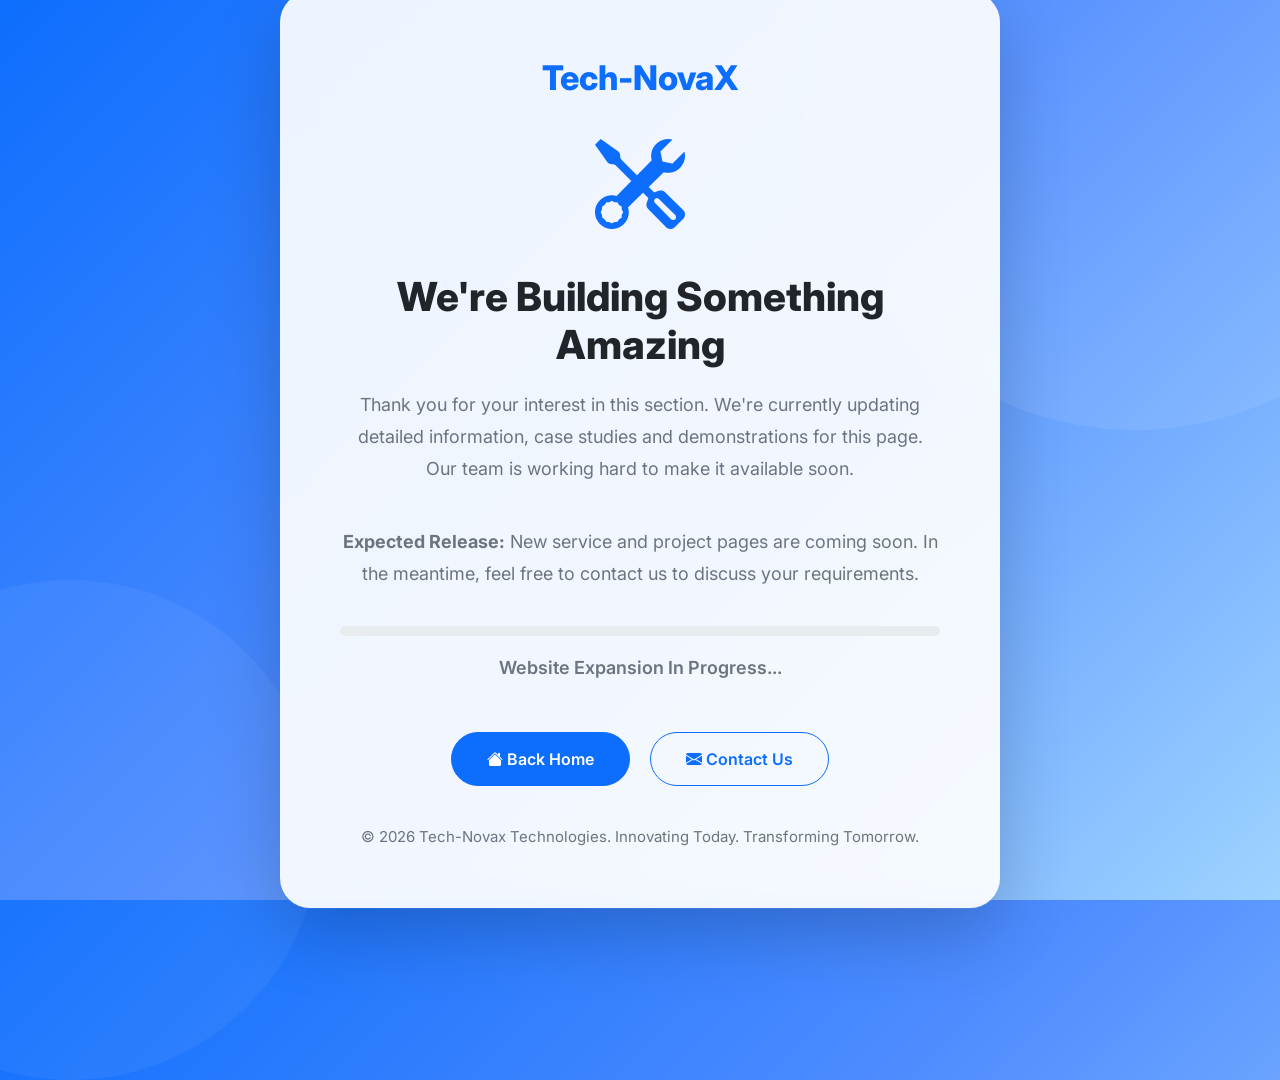
<file: coming-soon.html>
<!doctype html>
<html lang="en">
  <head>
    <meta charset="UTF-8" />
    <meta name="viewport" content="width=device-width, initial-scale=1.0" />

    <title>Coming Soon | Tech-Novax</title>

    <link
      href="https://cdn.jsdelivr.net/npm/bootstrap@5.3.8/dist/css/bootstrap.min.css"
      rel="stylesheet"
    />

    <link
      rel="stylesheet"
      href="https://cdn.jsdelivr.net/npm/bootstrap-icons@1.11.3/font/bootstrap-icons.css"
    />

    <link
      href="https://fonts.googleapis.com/css2?family=Inter:wght@300;400;600;700;800&display=swap"
      rel="stylesheet"
    />

    <style>
      body {
        font-family: "Inter", sans-serif;

        height: 100vh;

        display: flex;

        justify-content: center;

        align-items: center;

        background: linear-gradient(135deg, #0d6efd, #4f8cff, #9fd3ff);

        overflow: hidden;
      }

      body::before {
        content: "";

        position: absolute;

        width: 650px;

        height: 650px;

        background: rgba(255, 255, 255, 0.08);

        border-radius: 50%;

        top: -220px;

        right: -180px;
      }

      body::after {
        content: "";

        position: absolute;

        width: 500px;

        height: 500px;

        background: rgba(255, 255, 255, 0.05);

        border-radius: 50%;

        bottom: -180px;

        left: -180px;
      }

      .coming-card {
        position: relative;

        z-index: 5;

        background: rgba(255, 255, 255, 0.92);

        backdrop-filter: blur(14px);

        padding: 60px;

        border-radius: 30px;

        box-shadow: 0 25px 70px rgba(0, 0, 0, 0.2);

        max-width: 720px;

        text-align: center;

        animation: fadeIn 1s;
      }

      .logo {
        font-size: 34px;

        font-weight: 800;

        color: #0d6efd;

        margin-bottom: 15px;
      }

      .icon {
        font-size: 90px;

        color: #0d6efd;

        animation: float 3s ease-in-out infinite;
      }

      h1 {
        font-weight: 800;

        margin-top: 20px;

        margin-bottom: 20px;
      }

      p {
        font-size: 18px;

        color: #6c757d;

        line-height: 1.8;
      }

      .progress {
        height: 10px;

        margin-top: 35px;

        border-radius: 30px;
      }

      .progress-bar {
        animation: progress 4s infinite;
      }

      .btn {
        padding: 14px 35px;

        border-radius: 50px;

        font-weight: 600;

        transition: 0.35s;
      }

      .btn:hover {
        transform: translateY(-4px);
      }

      @keyframes float {
        0% {
          transform: translateY(0);
        }

        50% {
          transform: translateY(-15px);
        }

        100% {
          transform: translateY(0);
        }
      }

      @keyframes progress {
        0% {
          width: 20%;
        }

        50% {
          width: 70%;
        }

        100% {
          width: 95%;
        }
      }

      @keyframes fadeIn {
        from {
          opacity: 0;

          transform: translateY(40px);
        }

        to {
          opacity: 1;

          transform: translateY(0);
        }
      }

      footer {
        margin-top: 40px;

        font-size: 15px;

        color: #6c757d;
      }
    </style>
  </head>

  <body>
    <div class="coming-card">
      <div class="logo">
        <!--
        <i class="bi bi-cpu-fill"></i>
      -->
        Tech-NovaX
      </div>

      <div class="icon">
        <i class="bi bi-tools"></i>
      </div>

      <h1>We're Building Something Amazing</h1>

      <p>
        Thank you for your interest in this section. We're currently updating
        detailed information, case studies and demonstrations for this page. Our
        team is working hard to make it available soon.
      </p>
      <br />
      <p>
        <strong>Expected Release:</strong> New service and project pages are coming soon. In the
        meantime, feel free to contact us to discuss your requirements.
      </p>

      <div class="progress">
        <div class="progress-bar bg-primary"></div>
      </div>

      <p class="mt-3 fw-semibold">Website Expansion In Progress...</p>

      <div class="mt-5">
        <a href="index.html" class="btn btn-primary me-3">
          <i class="bi bi-house-fill"></i>

          Back Home
        </a>

        <a href="index.html#contact" class="btn btn-outline-primary">
          <i class="bi bi-envelope-fill"></i>

          Contact Us
        </a>
      </div>

      <footer>
        © 2026 Tech-Novax Technologies. Innovating Today. Transforming Tomorrow.
      </footer>
    </div>
  </body>
</html>
</file>
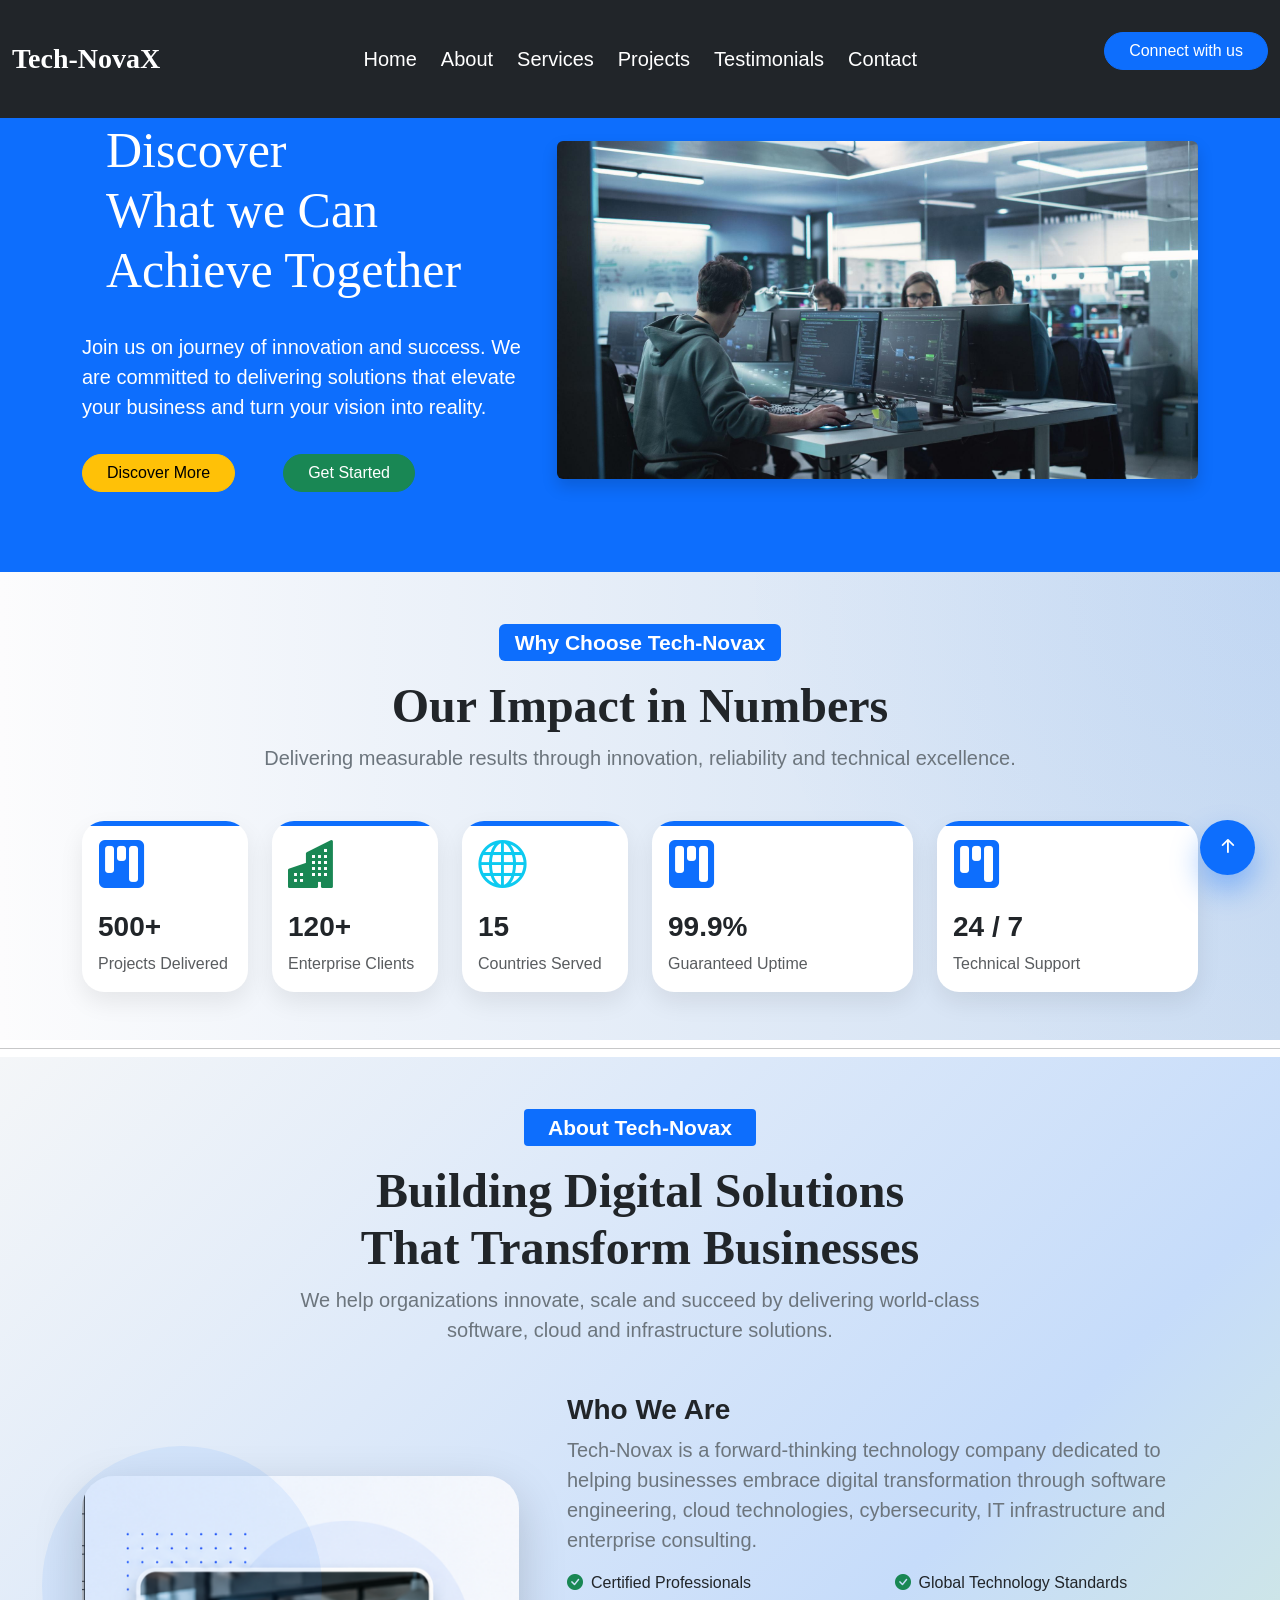
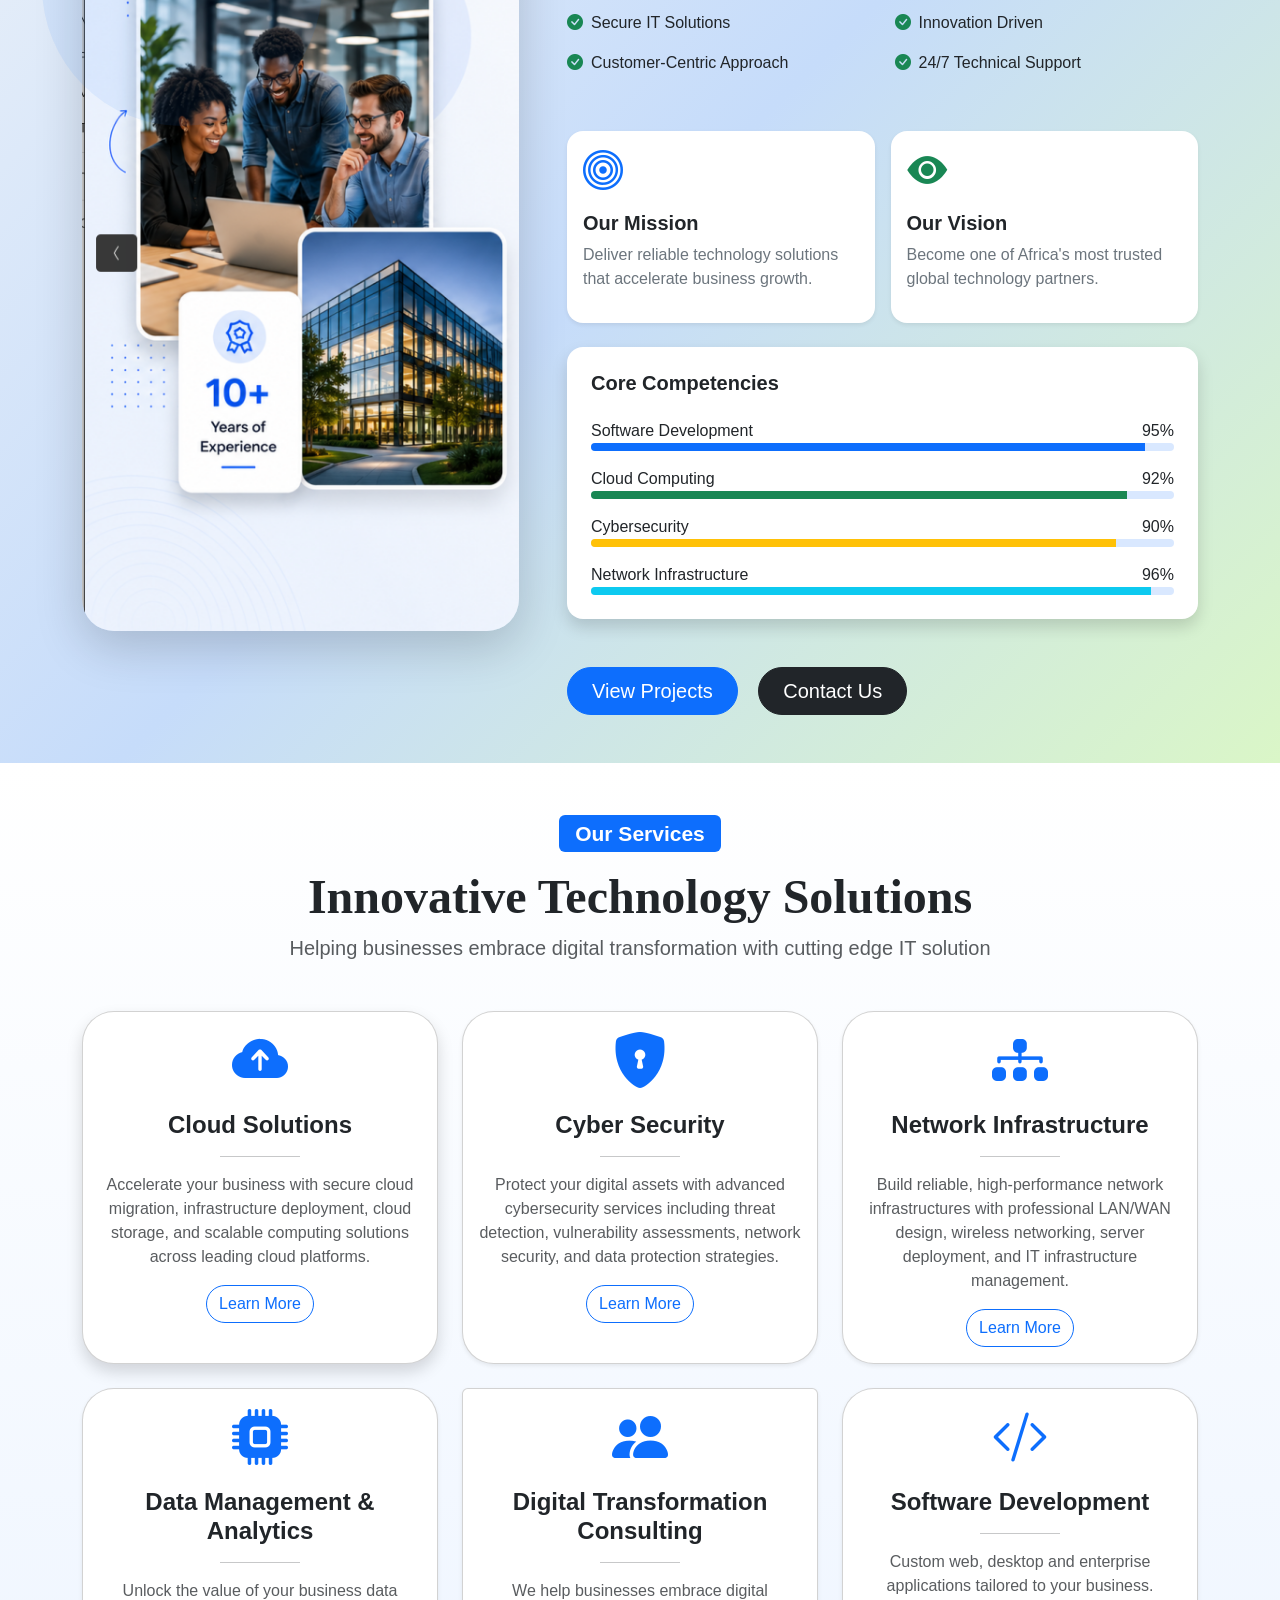
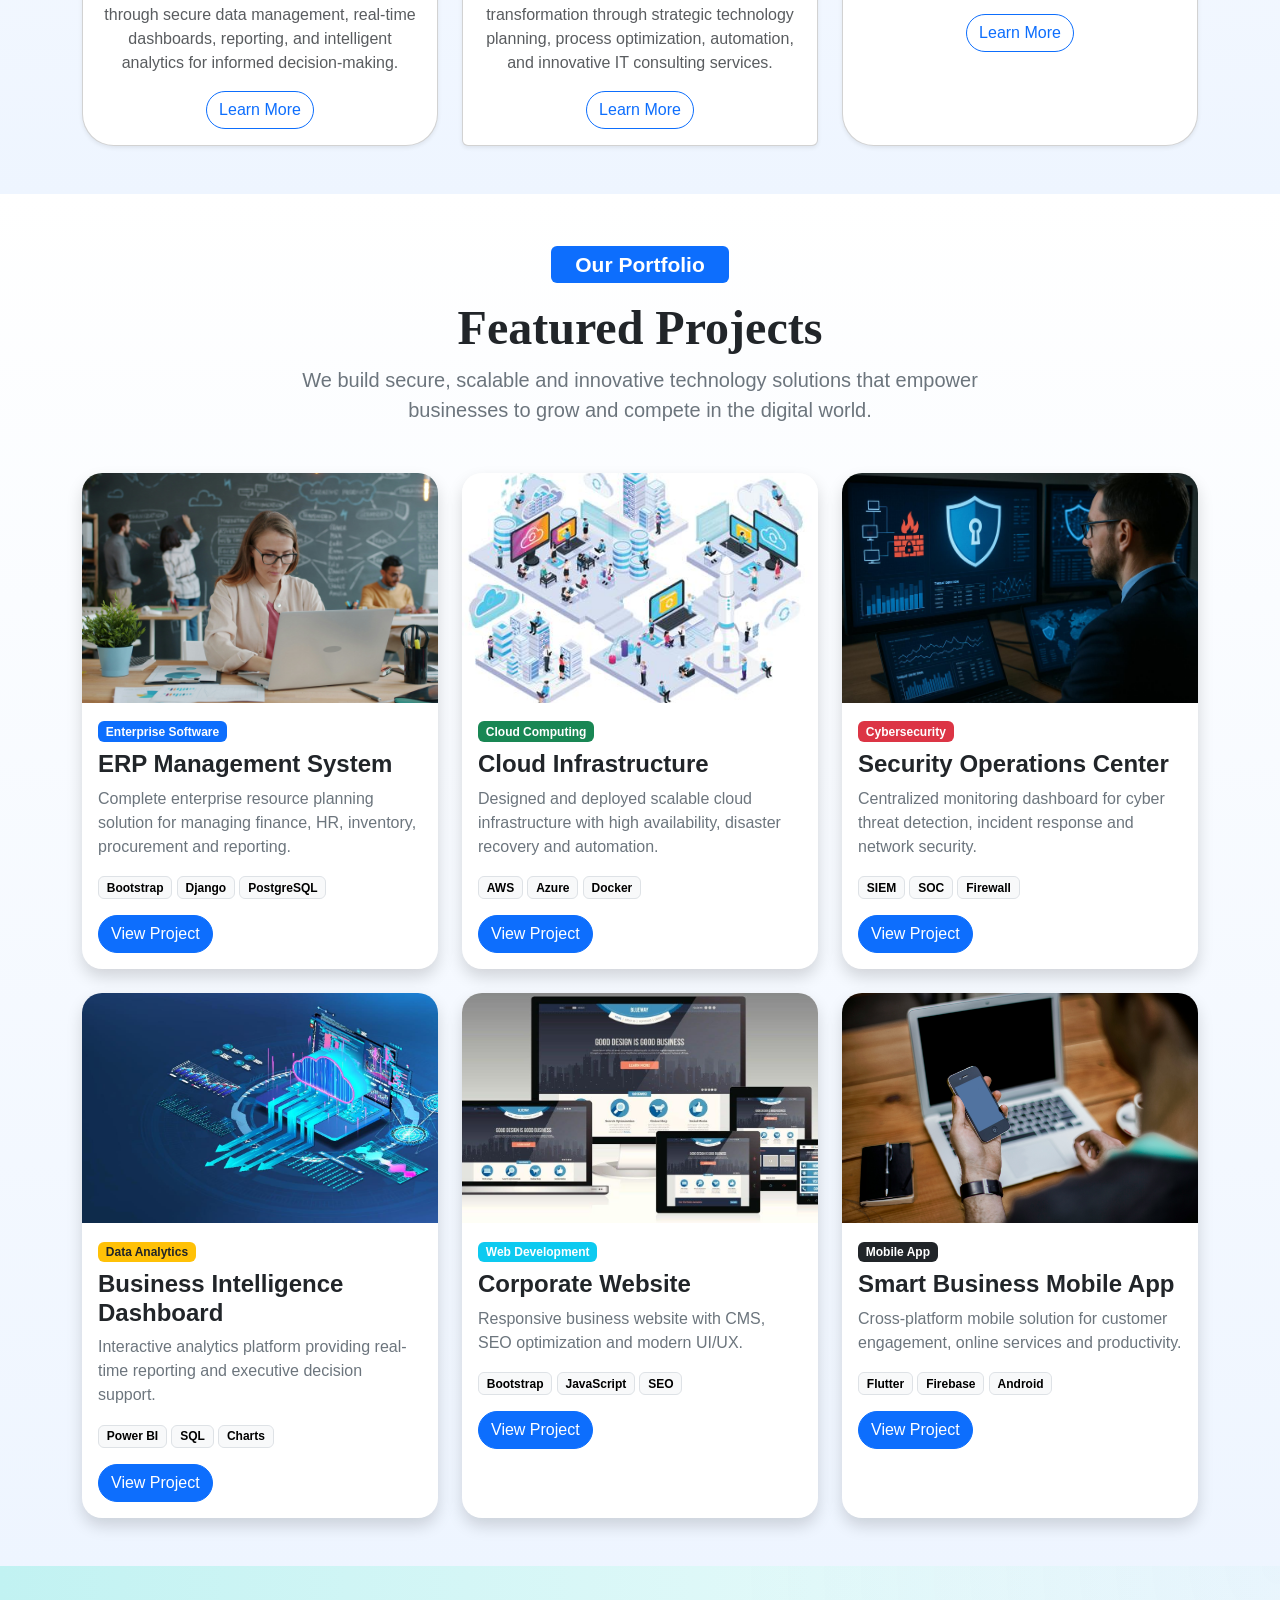
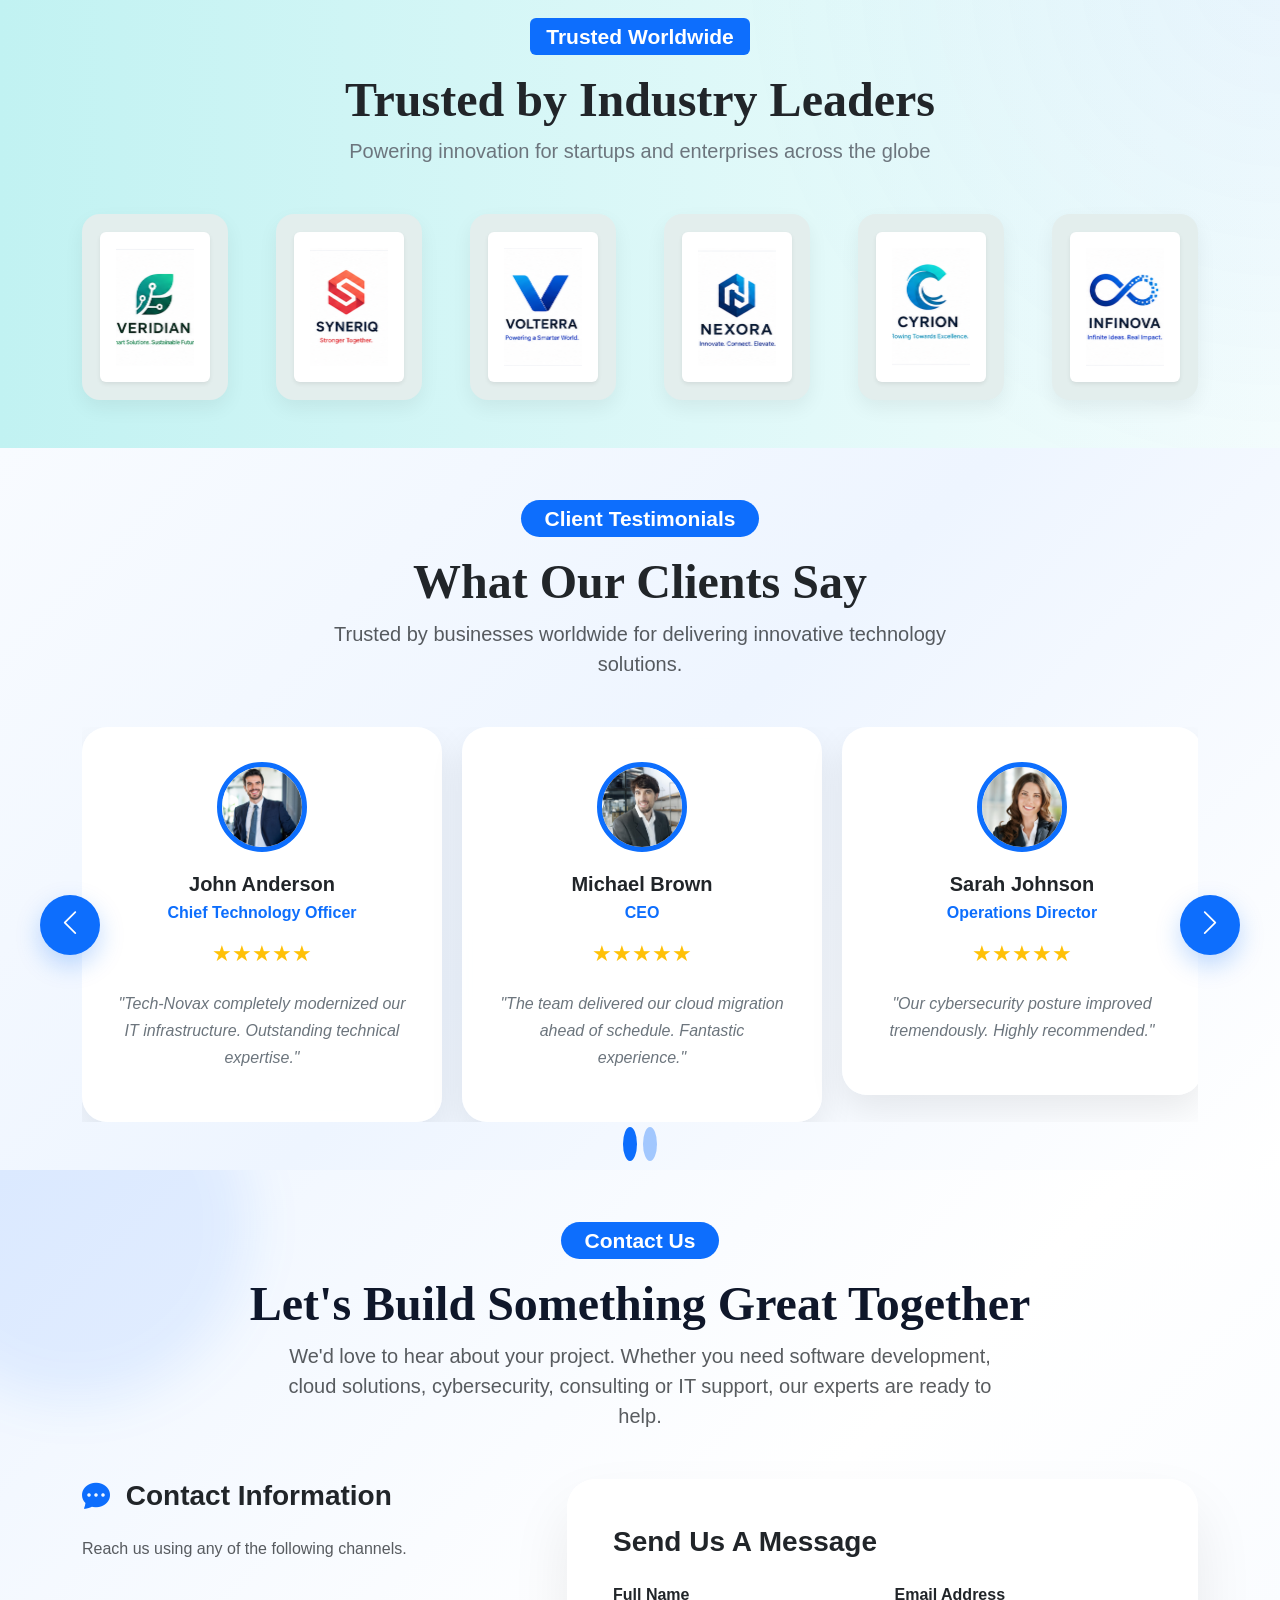
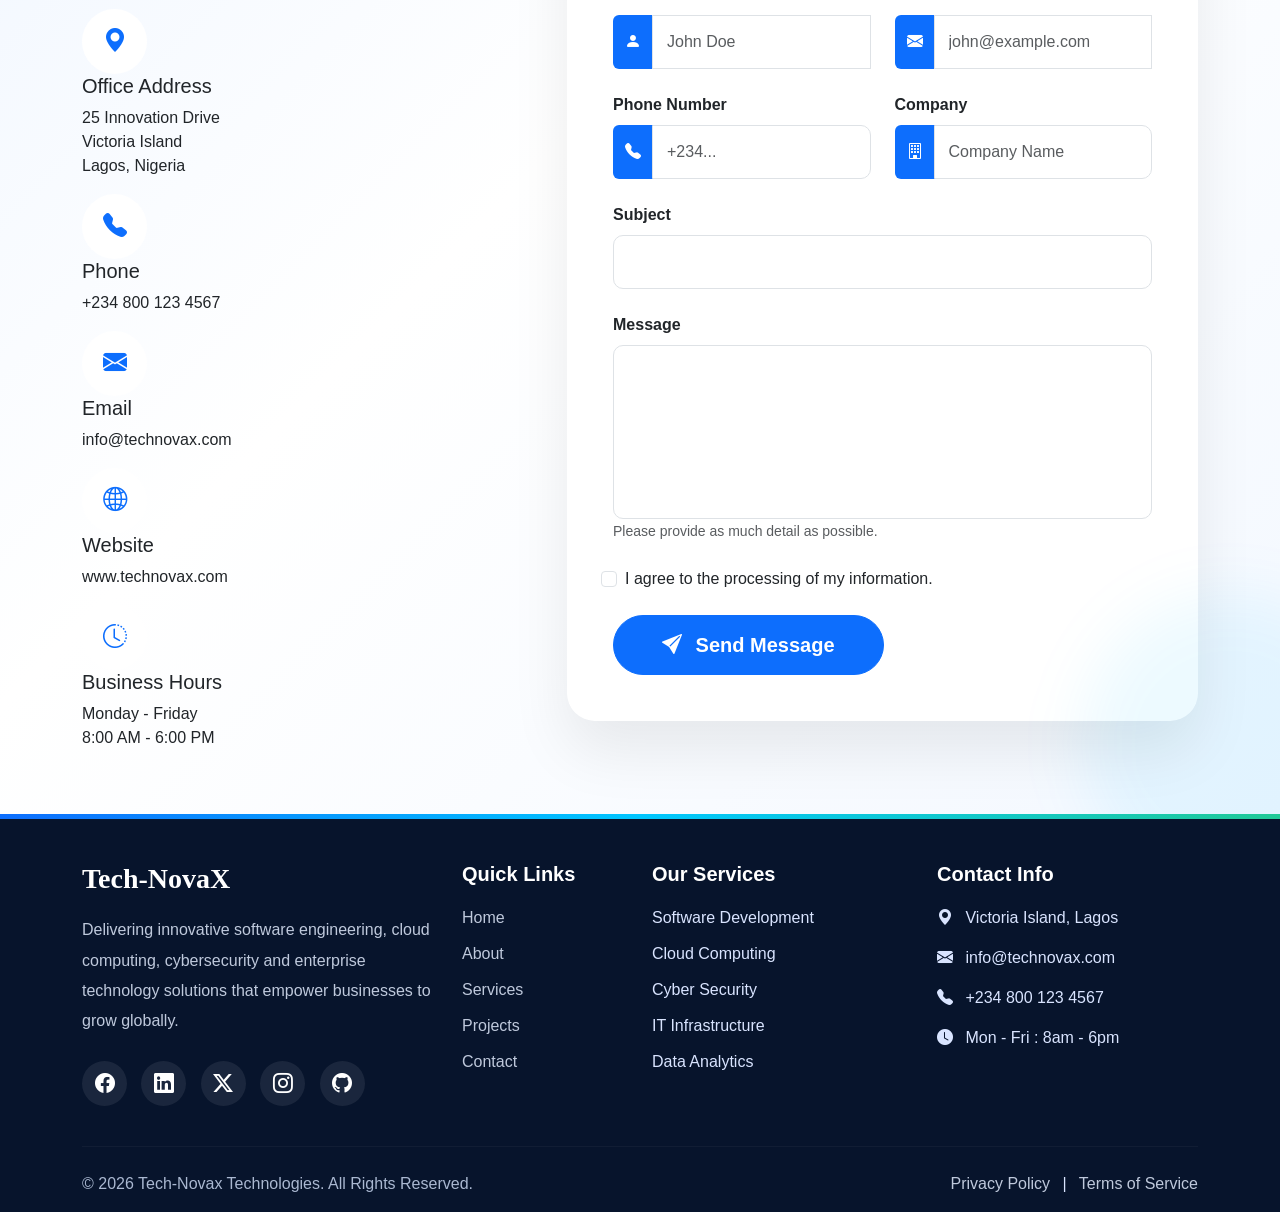
<file: index copy.html>
<!doctype html>
<html lang="en">
  <head>
    <meta charset="UTF-8" />
    <meta name="viewport" content="width=device-width, initial-scale=1.0" />

    <!--Bootstrap Link added below-->
    <link
      href="https://cdn.jsdelivr.net/npm/bootstrap@5.3.8/dist/css/bootstrap.min.css"
      rel="stylesheet"
      integrity="sha384-sRIl4kxILFvY47J16cr9ZwB07vP4J8+LH7qKQnuqkuIAvNWLzeN8tE5YBujZqJLB"
      crossorigin="anonymous"
    />

    <!--Bootstrap icons link added below-->
    <link
      rel="stylesheet"
      href="https://cdn.jsdelivr.net/npm/bootstrap-icons@1.11.3/font/bootstrap-icons.css"
    />

    <!--Google fonts link added-->
    <link rel="preconnect" href="https://fonts.googleapis.com" />
    <link rel="preconnect" href="https://fonts.gstatic.com" crossorigin />
    <link
      href="https://fonts.googleapis.com/css2?family=Inter:ital,opsz,wght@0,14..32,100..900;1,14..32,100..900&family=Press+Start+2P&display=swap"
      rel="stylesheet"
    />

    <!--Custom CSS file link-->
    <link rel="stylesheet" href="style.css" />

    <title>Responsive Tech Company Website with Bootstrap</title>
  </head>
  <body>
    <!-- ================= NAVBAR ==============-->
    <nav class="navbar navbar-expand-lg navbar-dark bg-dark py-3 fixed-top">
      <div class="container-fluid">
        <a class="navbar-brand fs-3 fw-bold" href="#">Tech-NovaX</a>

        <button
          class="navbar-toggler"
          type="button"
          data-bs-toggle="collapse"
          data-bs-target="#navmenu"
        >
          <span class="navbar-toggler-icon"></span>
        </button>

        <div class="collapse navbar-collapse" id="navmenu">
          <ul class="navbar-nav mx-auto gap-2">
            <li class="nav-item">
              <a href="#" class="nav-link active fs-5">Home</a>
            </li>

            <li class="nav-item">
              <a href="#about" class="nav-link active fs-5">About</a>
            </li>

            <li class="nav-item">
              <a href="#services" class="nav-link active fs-5">Services</a>
            </li>

            <li class="nav-item">
              <a href="#projects" class="nav-link active fs-5">Projects</a>
            </li>

            <li class="nav-item">
              <a href="#testimonials" class="nav-link active fs-5"
                >Testimonials</a
              >
            </li>

            <li class="nav-item">
              <a href="#contact" class="nav-link active fs-5">Contact</a>
            </li>
          </ul>

          <div class="d-flex gap-5 mb-3 py-3">
            <a href="#contact" class="btn btn-primary rounded-pill px-4 ">
              Connect with us
            </a>
          </div>
        </div>
      </div>
    </nav>

    <!-- ================= END NAVBAR ================= -->

    <!-- ================= HEADER / HERO SECTION ===     -->

    <header class="bg-primary d-flex align-items-center text-white py-5 mt-5">
      <div class="container">
        <div class="row align-items-center">
          <div class="col-md-5">
            <h1 class="header-title p-4">
              Discover <br />What we Can <br />
              Achieve Together
            </h1>

            <p class="lead">
              Join us on journey of innovation and success. We are committed to
              delivering solutions that elevate your business and turn your
              vision into reality.
            </p>

            <div class="d-flex gap-5 mb-3 py-3">
              <a href="#about" class="btn btn-warning rounded-pill px-4">
                Discover More
              </a>

              <a href="#contact" class="btn btn-success rounded-pill px-4">
                Get Started
              </a>
            </div>
          </div>

          <div class="col-md-7">
            <img
              src="images/hero-image/hero-image.jpg"
              class="img-fluid rounded shadow"
              alt="Header Image"
            />
          </div>
        </div>
      </div>
    </header>

    <!-- ================= END HEADER / HERO ================= -->

    <!-- ================= STATISTICS SECTION ===     -->

    <section id="statistics" class="stats-section py-5">
      <div class="container">
        <div class="text-center mb-5 fs-3">
          <span class="badge bg-primary px-3 py-2 mb-3">
            Why Choose Tech-Novax
          </span>

          <h2 class="fw-bold display-5">Our Impact in Numbers</h2>

          <p class="lead text-secondary">
            Delivering measurable results through innovation, reliability and
            technical excellence.
          </p>
        </div>

        <div class="row g-4">
          <div class="col-sm-6 col-lg-2">
            <div class="card stat-card border-0 h-100">
              <div class="card-body">
                <i class="bi bi-kanban-fill display-5 text-primary"></i>

                <h3 class="fw-bold mt-3">500+</h3>

                <p class="text-muted mb-0">Projects Delivered</p>
              </div>
            </div>
          </div>

          <div class="col-sm-6 col-lg-2">
            <div class="card stat-card border-0 h-100">
              <div class="card-body">
                <i class="bi bi-buildings-fill display-5 text-success"></i>

                <h3 class="fw-bold mt-3">120+</h3>

                <p class="text-muted mb-0">Enterprise Clients</p>
              </div>
            </div>
          </div>

          <div class="col-sm-6 col-lg-2">
            <div class="card stat-card border-0 h-100">
              <div class="card-body">
                <i class="bi bi-globe display-5 text-info"></i>

                <h3 class="fw-bold mt-3">15</h3>

                <p class="text-muted mb-0">Countries Served</p>
              </div>
            </div>
          </div>

          <div class="col-sm-6 col-lg-3">
            <div class="card stat-card border-0 h-100">
              <div class="card-body">
                <i
                  class="bi bi-kanban-fill stat-icon display-5 text-primary"
                ></i>

                <h3 class="fw-bold mt-3">99.9%</h3>

                <p class="text-muted mb-0">Guaranteed Uptime</p>
              </div>
            </div>
          </div>

          <div class="col-sm-12 col-lg-3">
            <div class="card stat-card border-0 h-100">
              <div class="card-body">
                <i
                  class="bi bi-kanban-fill stat-icon display-5 text-primary"
                ></i>

                <h3 class="fw-bold mt-3">24 / 7</h3>

                <p class="text-muted mb-0">Technical Support</p>
              </div>
            </div>
          </div>
        </div>
      </div>
    </section>

    <!-- ================= END STATISTICS ================= -->



    <hr class="my-2" />

    <!-- ===================== ABOUT SECTION ===================== -->

    <section
      id="about"
      class="about-section py-5 position-relative overflow-hidden"
    >
      <div class="container">
        <!-- Section Heading -->

        <div class="text-center mb-5 fs-3">
          <span class="badge bg-primary px-4 py-2 rounded-1 mb-3">
            About Tech-Novax
          </span>

          <h2 class="display-5 fw-bold">
            Building Digital Solutions
            <br />
            That Transform Businesses
          </h2>

          <p class="lead text-secondary mx-auto" style="max-width: 700px">
            We help organizations innovate, scale and succeed by delivering
            world-class software, cloud and infrastructure solutions.
          </p>
        </div>

        <div class="row align-items-center g-5">
          <!-- LEFT COLUMN -->

          <div class="col-lg-5">
            <div class="position-relative">
              <div class="about-bg-circle"></div>

              <img
                src="images/about-image/about-image-trimmed.png"
                class="img-fluid rounded-5 shadow-lg about-image"
                alt="About Tech-Novax"
              />

              <!-- Floating Card -->

              <!--
              <div class="experience-card">
                <h2 class="fw-bold text-primary mb-1">10+</h2>

                <small class="text-muted">
                  Years of
                  <br />
                  Experience
                </small>
              </div>
            --></div>
          </div>

          <!-- RIGHT COLUMN -->

          <div class="col-lg-7">
            <h3 class="fw-bold">Who We Are</h3>

            <p class="lead text-secondary">
              Tech-Novax is a forward-thinking technology company dedicated to
              helping businesses embrace digital transformation through software
              engineering, cloud technologies, cybersecurity, IT infrastructure
              and enterprise consulting.
            </p>

            <!-- Highlight Card -->
<!--
            <div class="card border-0 shadow-sm rounded-4 mb-4">
              <div class="card-body">
                <h5 class="fw-bold">Our Commitment</h5>

                <p class="text-secondary mb-0">
                  We combine innovation, technical excellence and customer-first
                  thinking to deliver secure, scalable and future-ready
                  technology solutions.
                </p>
              </div>
            </div>
          -->

            <!-- Features -->

            <div class="row">
              <div class="col-md-6">
                <p>
                  <i class="bi bi-check-circle-fill text-success me-2"></i
                  >Certified Professionals
                </p>

                <p>
                  <i class="bi bi-check-circle-fill text-success me-2"></i
                  >Secure IT Solutions
                </p>

                <p>
                  <i class="bi bi-check-circle-fill text-success me-2"></i
                  >Customer-Centric Approach
                </p>
              </div>

              <div class="col-md-6">
                <p>
                  <i class="bi bi-check-circle-fill text-success me-2"></i
                  >Global Technology Standards
                </p>

                <p>
                  <i class="bi bi-check-circle-fill text-success me-2"></i
                  >Innovation Driven
                </p>

                <p>
                  <i class="bi bi-check-circle-fill text-success me-2"></i>24/7
                  Technical Support
                </p>
              </div>
            </div>

            <!-- Mission Vision -->

            <div class="row g-3 my-4">
              <div class="col-md-6">
                <div class="card border-0 shadow-sm h-100 rounded-4">
                  <div class="card-body">
                    <i class="bi bi-bullseye text-primary display-6"></i>

                    <h5 class="fw-bold mt-3">Our Mission</h5>

                    <p class="text-secondary">
                      Deliver reliable technology solutions that accelerate
                      business growth.
                    </p>
                  </div>
                </div>
              </div>

              <div class="col-md-6">
                <div class="card border-0 shadow-sm h-100 rounded-4">
                  <div class="card-body">
                    <i class="bi bi-eye-fill text-success display-6"></i>

                    <h5 class="fw-bold mt-3">Our Vision</h5>

                    <p class="text-secondary">
                      Become one of Africa's most trusted global technology
                      partners.
                    </p>
                  </div>
                </div>
              </div>
            </div>

            <!-- Skills Card -->

            <div class="card border-0 shadow rounded-4">
              <div class="card-body p-4">
                <h5 class="fw-bold mb-4">Core Competencies</h5>

                <div class="mb-3">
                  <div class="d-flex justify-content-between">
                    <span>Software Development</span>

                    <span>95%</span>
                  </div>

                  <div class="progress">
                    <div
                      class="progress-bar bg-primary"
                      style="width: 95%"
                    ></div>
                  </div>
                </div>

                <div class="mb-3">
                  <div class="d-flex justify-content-between">
                    <span>Cloud Computing</span>

                    <span>92%</span>
                  </div>

                  <div class="progress">
                    <div
                      class="progress-bar bg-success"
                      style="width: 92%"
                    ></div>
                  </div>
                </div>

                <div class="mb-3">
                  <div class="d-flex justify-content-between">
                    <span>Cybersecurity</span>

                    <span>90%</span>
                  </div>

                  <div class="progress">
                    <div
                      class="progress-bar bg-warning"
                      style="width: 90%"
                    ></div>
                  </div>
                </div>

                <div>
                  <div class="d-flex justify-content-between">
                    <span>Network Infrastructure</span>

                    <span>96%</span>
                  </div>

                  <div class="progress">
                    <div class="progress-bar bg-info" style="width: 96%"></div>
                  </div>
                </div>
              </div>
            </div>

            <!-- Buttons -->

            <div class="mt-5">
              <a
                href="#projects"
                class="btn btn-primary btn-lg rounded-pill px-4 me-3"
              >
                View Projects
              </a>

              <a href="#contact" class="btn btn-dark btn-lg rounded-pill px-4">
                Contact Us
              </a>
            </div>
          </div>
        </div>
      </div>
    </section>

    <!-- =====================END  ABOUT SECTION ===================== -->

    <!-- ================= SERVICES SECTION ===     -->

    <section id="services" class="py-5 services-section">
      <div class="container">
        <div class="text-center mb-5 fs-3">
          <span class="badge bg-primary px-3 py-2 mb-3"> Our Services </span>

          <h2 class="display-5 fw-bold">Innovative Technology Solutions</h2>

          <p class="lead text-muted">
            Helping businesses embrace digital transformation with cutting edge
            IT solution
          </p>
        </div>

        <div class="row g-4">
          <div class="col-md-6 col-lg-4">
            <div
              class="card border-1 rounded-5 shadow bg- h-100 overflow-hidden service card"
            >
              <div class="card-body text-center">
                <i class="bi bi-cloud-arrow-up-fill display-4 text-primary"></i>
                <h4 class="mt-3 fw-bold">Cloud Solutions</h4>

                <hr class="w-25 mx-auto my-3" />

                <p class="text-muted">
                  Accelerate your business with secure cloud migration,
                  infrastructure deployment, cloud storage, and scalable
                  computing solutions across leading cloud platforms.
                </p>

                <a
                  href="coming-soon.html"
                  class="btn btn-outline-primary rounded-pill"
                >
                  Learn More
                </a>
              </div>
            </div>
          </div>

          <div class="col-md-6 col-lg-4">
            <div class="card border-1 rounded-5 shadow-sm h-100">
              <div class="card-body text-center">
                <i class="bi bi-shield-lock-fill display-4 text-primary"></i>
                <h4 class="mt-3 fw-bold">Cyber Security</h4>

                <hr class="w-25 mx-auto my-3" />

                <p class="text-muted">
                  Protect your digital assets with advanced cybersecurity
                  services including threat detection, vulnerability
                  assessments, network security, and data protection strategies.
                </p>

                <a
                  href="coming-soon.html"
                  class="btn btn-outline-primary rounded-pill"
                >
                  Learn More
                </a>
              </div>
            </div>
          </div>

          <div class="col-md-6 col-lg-4">
            <div class="card border-1 rounded-5 shadow-sm h-100">
              <div class="card-body text-center">
                <i class="bi bi-diagram-3-fill display-4 text-primary"></i>
                <h4 class="mt-3 fw-bold">Network Infrastructure</h4>

                <hr class="w-25 mx-auto my-3" />

                <p class="text-muted">
                  Build reliable, high-performance network infrastructures with
                  professional LAN/WAN design, wireless networking, server
                  deployment, and IT infrastructure management.
                </p>
                <a
                  href="coming-soon.html"
                  class="btn btn-outline-primary rounded-pill"
                >
                  Learn More
                </a>
              </div>
            </div>
          </div>

          <div class="col-md-6 col-lg-4">
            <div class="card border-1 rounded-5 shadow-sm h-100">
              <div class="card-body text-center">
                <i class="bi bi-cpu-fill display-4 text-primary"></i>
                <h4 class="mt-3 fw-bold">Data Management & Analytics</h4>

                <hr class="w-25 mx-auto my-3" />

                <p class="text-muted">
                  Unlock the value of your business data through secure data
                  management, real-time dashboards, reporting, and intelligent
                  analytics for informed decision-making.
                </p>

                <a
                  href="coming-soon.html"
                  class="btn btn-outline-primary rounded-pill"
                >
                  Learn More
                </a>
              </div>
            </div>
          </div>

          <div class="col-md-6 col-lg-4">
            <div class="card border-1 rounded shadow-sm h-100">
              <div class="card-body text-center">
                <i class="bi bi-people-fill display-4 text-primary"></i>
                <h4 class="mt-3 fw-bold">Digital Transformation Consulting</h4>

                <hr class="w-25 mx-auto my-3" />

                <p class="text-muted">
                  We help businesses embrace digital transformation through
                  strategic technology planning, process optimization,
                  automation, and innovative IT consulting services.
                </p>

                <a
                  href="coming-soon.html"
                  class="btn btn-outline-primary rounded-pill"
                >
                  Learn More
                </a>
              </div>
            </div>
          </div>

          <div class="col-md-6 col-lg-4">
            <div class="card border-1 rounded-5 shadow-sm h-100">
              <div class="card-body text-center">
                <i class="bi bi-code-slash display-4 text-primary"></i>
                <h4 class="mt-3 fw-bold">Software Development</h4>

                <hr class="w-25 mx-auto my-3" />

                <p class="text-muted">
                  Custom web, desktop and enterprise applications tailored to
                  your business.
                </p>

                <a
                  href="coming-soon.html"
                  class="btn btn-outline-primary rounded-pill"
                >
                  Learn More
                </a>
              </div>
            </div>
          </div>
        </div>
      </div>
    </section>
    <!-- ================= END SERVICES ================= -->

    
    <!-- ===================== PROJECTS SECTION ===================== -->

    <section id="projects" class="py-5 bg-body-tertiary">
      <div class="container">
        <!-- Heading -->

        <div class="text-center mb-5 fs-3">
          <span class="badge bg-primary px-4 py-2 mb-3"> Our Portfolio </span>

          <h2 class="display-5 fw-bold">Featured Projects</h2>

          <p class="lead text-secondary mx-auto" style="max-width: 700px">
            We build secure, scalable and innovative technology solutions that
            empower businesses to grow and compete in the digital world.
          </p>
        </div>

        <!-- Projects -->

        <div class="row g-4">
          <!-- Project 1 -->

          <div class="col-md-6 col-lg-4">
            <div
              class="card border-0 shadow h-100 overflow-hidden project-card"
            >
              <div class="overflow-hidden">
                <img
                  src="images/projects/ERP.jpg"
                  class="card-img-top project-img"
                  alt="ERP System"
                />
              </div>

              <div class="card-body">
                <span class="badge bg-primary mb-2"> Enterprise Software </span>

                <h4 class="fw-bold">ERP Management System</h4>

                <p class="text-secondary">
                  Complete enterprise resource planning solution for managing
                  finance, HR, inventory, procurement and reporting.
                </p>

                <div class="mb-3">
                  <span class="badge text-bg-light border">Bootstrap</span>

                  <span class="badge text-bg-light border">Django</span>

                  <span class="badge text-bg-light border">PostgreSQL</span>
                </div>

                <a href="coming-soon.html" class="btn btn-primary rounded-pill">
                  View Project
                </a>
              </div>
            </div>
          </div>

          <!-- Project 2 -->

          <div class="col-md-6 col-lg-4">
            <div
              class="card border-0 shadow h-100 overflow-hidden project-card"
            >
              <div class="overflow-hidden">
                <img
                  src="images/projects/cloud-services.jpg"
                  class="card-img-top project-img"
                  alt="Cloud Computing"
                />
              </div>

              <div class="card-body">
                <span class="badge bg-success mb-2"> Cloud Computing </span>

                <h4 class="fw-bold">Cloud Infrastructure</h4>

                <p class="text-secondary">
                  Designed and deployed scalable cloud infrastructure with high
                  availability, disaster recovery and automation.
                </p>

                <div class="mb-3">
                  <span class="badge text-bg-light border">AWS</span>

                  <span class="badge text-bg-light border">Azure</span>

                  <span class="badge text-bg-light border">Docker</span>
                </div>

                <a href="coming-soon.html" class="btn btn-primary rounded-pill">
                  View Project
                </a>
              </div>
            </div>
          </div>

          <!-- Project 3 -->

          <div class="col-md-6 col-lg-4">
            <div
              class="card border-0 shadow h-100 overflow-hidden project-card"
            >
              <div class="overflow-hidden">
                <img
                  src="images/services/cybersecurity.jpg"
                  class="card-img-top project-img"
                  alt="Cyber Security"
                />
              </div>

              <div class="card-body">
                <span class="badge bg-danger mb-2"> Cybersecurity </span>

                <h4 class="fw-bold">Security Operations Center</h4>

                <p class="text-secondary">
                  Centralized monitoring dashboard for cyber threat detection,
                  incident response and network security.
                </p>

                <div class="mb-3">
                  <span class="badge text-bg-light border">SIEM</span>

                  <span class="badge text-bg-light border">SOC</span>

                  <span class="badge text-bg-light border">Firewall</span>
                </div>

                <a href="coming-soon.html" class="btn btn-primary rounded-pill">
                  View Project
                </a>
              </div>
            </div>
          </div>

          <!-- Project 4 -->

          <div class="col-md-6 col-lg-4">
            <div
              class="card border-0 shadow h-100 overflow-hidden project-card"
            >
              <div class="overflow-hidden">
                <img
                  src="images/projects/data-analytic-software-project.jpg"
                  class="card-img-top project-img"
                  alt="Dashboard"
                />
              </div>

              <div class="card-body">
                <span class="badge bg-warning text-dark mb-2">
                  Data Analytics
                </span>

                <h4 class="fw-bold">Business Intelligence Dashboard</h4>

                <p class="text-secondary">
                  Interactive analytics platform providing real-time reporting
                  and executive decision support.
                </p>

                <div class="mb-3">
                  <span class="badge text-bg-light border">Power BI</span>

                  <span class="badge text-bg-light border">SQL</span>

                  <span class="badge text-bg-light border">Charts</span>
                </div>

                <a href="coming-soon.html" class="btn btn-primary rounded-pill">
                  View Project
                </a>
              </div>
            </div>
          </div>

          <!-- Project 5 -->

          <div class="col-md-6 col-lg-4">
            <div
              class="card border-0 shadow h-100 overflow-hidden project-card"
            >
              <div class="overflow-hidden">
                <img
                  src="images/projects/web-design-and-dev-project.jpg"
                  class="card-img-top project-img"
                  alt="Website development"
                />
              </div>

              <div class="card-body">
                <span class="badge bg-info mb-2"> Web Development </span>

                <h4 class="fw-bold">Corporate Website</h4>

                <p class="text-secondary">
                  Responsive business website with CMS, SEO optimization and
                  modern UI/UX.
                </p>

                <div class="mb-3">
                  <span class="badge text-bg-light border">Bootstrap</span>

                  <span class="badge text-bg-light border">JavaScript</span>

                  <span class="badge text-bg-light border">SEO</span>
                </div>

                <a href="coming-soon.html" class="btn btn-primary rounded-pill">
                  View Project
                </a>
              </div>
            </div>
          </div>

          <!-- Project 6 -->

          <div class="col-md-6 col-lg-4">
            <div
              class="card border-0 shadow h-100 overflow-hidden project-card"
            >
              <div class="overflow-hidden">
                <img
                  src="images/projects/mobile.jpg"
                  class="card-img-top project-img"
                  alt="Mobile computing"
                />
              </div>

              <div class="card-body">
                <span class="badge bg-dark mb-2"> Mobile App </span>

                <h4 class="fw-bold">Smart Business Mobile App</h4>

                <p class="text-secondary">
                  Cross-platform mobile solution for customer engagement, online
                  services and productivity.
                </p>

                <div class="mb-3">
                  <span class="badge text-bg-light border">Flutter</span>

                  <span class="badge text-bg-light border">Firebase</span>

                  <span class="badge text-bg-light border">Android</span>
                </div>

                <a href="coming-soon.html" class="btn btn-primary rounded-pill">
                  View Project
                </a>
              </div>
            </div>
          </div>
        </div>
      </div>
    </section>

    <!--End of portfolio / projects-->

    <!-- ================= CLIENTS SECTION ===     -->

    <section id="clients" class="clients-section py-5">
      <div class="container">
        <div class="text-center mb-5 fs-3">
          <span class="badge bg-primary px-3 py-2 mb-3">
            Trusted Worldwide
          </span>

          <h2 class="display-5 fw-bold">Trusted by Industry Leaders</h2>

          <p class="lead text-secondary">
            Powering innovation for startups and enterprises across the globe
          </p>
        </div>

        <div
          class="row justify-content-center align-items-center text-center g-5"
        >
          <div class="col-6 col-md-4 col-lg-2">
            <div class="client-card">
              <a href="#" target="_blank" rel="noopener noreferrer">
                <img
                  src="images/clients/client1/client-1.png"
                  class="img-fluid p-3 bg-white shadow-sm rounded"
                  style="height: 150px; width: 180px; object-fit: cover"
                  alt="Client 1"
                />
              </a>
            </div>
          </div>

          <div class="col-6 col-md-4 col-lg-2">
            <div class="client-card">
              <a href="#" target="_blank" rel="noopener noreferrer">
                <img
                  src="images/clients/client2/client-2.png"
                  class="img-fluid p-3 bg-white shadow-sm rounded"
                  style="height: 150px; width: 180px; object-fit: cover"
                  alt="Client 2"
                />
              </a>
            </div>
          </div>

          <div class="col-6 col-md-4 col-lg-2">
            <div class="client-card">
              <a href="#" target="_blank" rel="noopener noreferrer">
                <img
                  src="images/clients/client3/client-3.png"
                  class="img-fluid p-3 bg-white shadow-sm rounded"
                  style="height: 150px; width: 180px; object-fit: cover"
                  alt="Client 3"
                />
              </a>
            </div>
          </div>

          <div class="col-6 col-md-4 col-lg-2">
            <div class="client-card">
              <a href="#" target="_blank" rel="noopener noreferrer">
                <img
                  src="images/clients/client4/client-4.png"
                  class="img-fluid p-3 bg-white shadow-sm rounded"
                  style="height: 150px; width: 180px; object-fit: cover"
                  alt="Client 4"
                />
              </a>
            </div>
          </div>

          <div class="col-6 col-md-4 col-lg-2">
            <div class="client-card">
              <a href="#" target="_blank" rel="noopener noreferrer">
                <img
                  src="images/clients/client5/client-5.png"
                  class="img-fluid p-3 bg-white shadow-sm rounded"
                  style="height: 150px; width: 180px; object-fit: cover"
                  alt="Client 5"
                />
              </a>
            </div>
          </div>

          <div class="col-6 col-md-4 col-lg-2">
            <div class="client-card">
              <a href="#" target="_blank" rel="noopener noreferrer">
                <img
                  src="images/clients/client6/client-6.png"
                  class="img-fluid p-3 bg-white shadow-sm rounded"
                  style="height: 150px; width: 180px; object-fit: cover"
                  alt="Client 6"
                />
              </a>
            </div>
          </div>
        </div>
      </div>
    </section>
    <!-- ================= END CLIENTS ================= -->


    <!--======TESTIMONIAL -->

    <section id="testimonials" class="testimonial-section py-5">
      <div class="container">
        <div class="text-center mb-5 fs-3">
          <span class="badge bg-primary rounded-pill px-4 py-2 mb-3">
            Client Testimonials
          </span>

          <h2 class="display-5 fw-bold">What Our Clients Say</h2>

          <p class="lead text-muted mx-auto" style="max-width: 700px">
            Trusted by businesses worldwide for delivering innovative technology
            solutions.
          </p>
        </div>

        <div
          id="testimonialCarousel"
          class="carousel slide"
          data-bs-ride="carousel"
          data-bs-interval="6000"
        >
          <!-- Indicators -->

          <div class="carousel-indicators">
            <button
              type="button"
              data-bs-target="#testimonialCarousel"
              data-bs-slide-to="0"
              class="active"
            ></button>

            <button
              type="button"
              data-bs-target="#testimonialCarousel"
              data-bs-slide-to="1"
            ></button>
          </div>

          <div class="carousel-inner">
            <!-- ===================== -->
            <!-- SLIDE ONE -->
            <!-- ===================== -->

            <div class="carousel-item active">
              <div class="row g-4">
                <!-- CARD 1 -->

                <div class="col-lg-4">
                  <div class="testimonial-card">
                    <img
                      src="images/testimonials/client-one.jpg"
                      class="testimonial-img"
                      alt=""
                    />

                    <h5>John Anderson</h5>

                    <span>Chief Technology Officer</span>

                    <div class="stars">★★★★★</div>

                    <p>
                      "Tech-Novax completely modernized our IT infrastructure.
                      Outstanding technical expertise."
                    </p>
                  </div>
                </div>

                <!-- CARD 2 -->

                <div class="col-lg-4">
                  <div class="testimonial-card">
                    <img
                      src="images/testimonials/client-two.jpg"
                      class="testimonial-img"
                      alt=""
                    />

                    <h5>Michael Brown</h5>

                    <span>CEO</span>

                    <div class="stars">★★★★★</div>

                    <p>
                      "The team delivered our cloud migration ahead of schedule.
                      Fantastic experience."
                    </p>
                  </div>
                </div>

                <!-- CARD 3 -->

                <div class="col-lg-4">
                  <div class="testimonial-card">
                    <img
                      src="images/testimonials/client-three.jpg"
                      class="testimonial-img"
                      alt=""
                    />

                    <h5>Sarah Johnson</h5>

                    <span>Operations Director</span>

                    <div class="stars">★★★★★</div>

                    <p>
                      "Our cybersecurity posture improved tremendously. Highly
                      recommended."
                    </p>
                  </div>
                </div>
              </div>
            </div>

            <!-- ===================== -->
            <!-- SLIDE TWO -->
            <!-- ===================== -->

            <div class="carousel-item">
              <div class="row g-4">
                <!-- CARD 4 -->

                <div class="col-lg-4">
                  <div class="testimonial-card">
                    <img
                      src="images/testimonials/client-four.jpg"
                      class="testimonial-img"
                      alt=""
                    />

                    <h5>David Wilson</h5>

                    <span>Project Manager</span>

                    <div class="stars">★★★★★</div>

                    <p>
                      "Professional, responsive and incredibly knowledgeable. We
                      will definitely work together again."
                    </p>
                  </div>
                </div>

                <!-- CARD 5 -->

                <div class="col-lg-4">
                  <div class="testimonial-card">
                    <img
                      src="images/testimonials/client-five.jpg"
                      class="testimonial-img"
                      alt=""
                    />

                    <h5>Emily Carter</h5>

                    <span>IT Director</span>

                    <div class="stars">★★★★★</div>

                    <p>
                      "Our digital transformation project exceeded all
                      expectations."
                    </p>
                  </div>
                </div>

                <!-- CARD 6 -->

                <div class="col-lg-4">
                  <div class="testimonial-card">
                    <img
                      src="images/testimonials/client-six.jpg"
                      class="testimonial-img"
                      alt=""
                    />

                    <h5>Daniel Smith</h5>

                    <span>Managing Director</span>

                    <div class="stars">★★★★★</div>

                    <p>
                      "Reliable, innovative and highly skilled professionals.
                      Couldn't ask for more."
                    </p>
                  </div>
                </div>
              </div>
            </div>
          </div>

          <!-- Previous -->

          <button
            class="carousel-control-prev"
            type="button"
            data-bs-target="#testimonialCarousel"
            data-bs-slide="prev"
          >
            <span class="custom-arrow">
              <i class="bi bi-chevron-left"></i>
            </span>
          </button>

          <!-- Next -->

          <button
            class="carousel-control-next"
            type="button"
            data-bs-target="#testimonialCarousel"
            data-bs-slide="next"
          >
            <span class="custom-arrow">
              <i class="bi bi-chevron-right"></i>
            </span>
          </button>
        </div>
      </div>
    </section>

    <!-- ===================== CONTACT SECTION ===================== -->

    <section id="contact" class="contact-section py-5">
      <div class="container">
        <!-- Section Heading -->
        <div class="text-center mb-5 fs-3">
          <span class="badge bg-primary rounded-pill px-4 py-2 mb-3">
            Contact Us
          </span>

          <h2 class="display-5 fw-bold">
            Let's Build Something Great Together
          </h2>

          <p class="lead text-muted mx-auto" style="max-width: 750px">
            We'd love to hear about your project. Whether you need software
            development, cloud solutions, cybersecurity, consulting or IT
            support, our experts are ready to help.
          </p>
        </div>

        <div class="row g-5">
          <!-- ===================================== -->
          <!-- LEFT COLUMN -->
          <!-- ===================================== -->

          <div class="col-lg-5">
            <div class="contact-info-card h-100">
              <h3 class="fw-bold mb-4">
                <i class="bi bi-chat-dots-fill text-primary me-2"></i>

                Contact Information
              </h3>

              <p class="text-muted mb-5">
                Reach us using any of the following channels.
              </p>

              <!-- Address -->

              <div class="contact-item">
                <div class="contact-icon">
                  <i class="bi bi-geo-alt-fill"></i>
                </div>

                <div>
                  <h5>Office Address</h5>

                  <p>
                    25 Innovation Drive<br />

                    Victoria Island<br />

                    Lagos, Nigeria
                  </p>
                </div>
              </div>

              <!-- Phone -->

              <div class="contact-item">
                <div class="contact-icon">
                  <i class="bi bi-telephone-fill"></i>
                </div>

                <div>
                  <h5>Phone</h5>

                  <p>+234 800 123 4567</p>
                </div>
              </div>

              <!-- Email -->

              <div class="contact-item">
                <div class="contact-icon">
                  <i class="bi bi-envelope-fill"></i>
                </div>

                <div>
                  <h5>Email</h5>

                  <p>info@technovax.com</p>
                </div>
              </div>

              <!-- Website -->

              <div class="contact-item">
                <div class="contact-icon">
                  <i class="bi bi-globe2"></i>
                </div>

                <div>
                  <h5>Website</h5>

                  <p>www.technovax.com</p>
                </div>
              </div>

              <!-- Hours -->

              <div class="contact-item">
                <div class="contact-icon">
                  <i class="bi bi-clock-history"></i>
                </div>

                <div>
                  <h5>Business Hours</h5>

                  <p>
                    Monday - Friday<br />

                    8:00 AM - 6:00 PM
                  </p>
                </div>
              </div>
            </div>
          </div>

          <!-- ===================================== -->
          <!-- RIGHT COLUMN -->
          <!-- ===================================== -->

          <div class="col-lg-7">
            <div class="contact-form-card">
              <h3 class="fw-bold mb-4">Send Us A Message</h3>

              <form
                action="https://formsubmit.co/nurudeen.abdulsalam@gmail.com"
                method="POST"
                id="contactForm"
                autocomplete="on"
              >
                <!-- Disable Captcha -->
                <input type="hidden" name="_captcha" value="false" />

                <!-- Email Subject -->
                <input
                  type="hidden"
                  name="_subject"
                  value="New Message from Tech-Novax Website"
                />

                <!-- Redirect after submission -->
                <input
                  type="hidden"
                  name="_next"
                  value="http://127.0.0.1:5500/thankyou.html"
                />

                <div
                  id="successAlert"
                  class="alert alert-success d-none"
                  role="alert"
                >
                  Your message has been sent successfully.
                </div>

                <div class="row">
                  <!-- Full Name -->

                  <div class="col-md-6 mb-4">
                    <label for="fullname" class="form-label"> Full Name </label>

                    <div class="input-group">
                      <span class="input-group-text">
                        <i class="bi bi-person-fill"></i>
                      </span>

                      <input
                        type="text"
                        class="form-control"
                        id="fullname"
                        name="fullname"
                        placeholder="John Doe"
                        autocomplete="name"
                        required
                        tabindex="1"
                        aria-required="true"
                      />

                      <div class="invalid-feedback">
                        Please enter your full name.
                      </div>
                    </div>
                  </div>

                  <!-- Email -->

                  <div class="col-md-6 mb-4">
                    <label for="email" class="form-label">
                      Email Address
                    </label>

                    <div class="input-group">
                      <span class="input-group-text">
                        <i class="bi bi-envelope-fill"></i>
                      </span>

                      <input
                        type="email"
                        class="form-control"
                        id="email"
                        name="email"
                        placeholder="john@example.com"
                        autocomplete="email"
                        required
                        tabindex="2"
                        aria-required="true"
                      />

                      <div class="invalid-feedback">
                        Please enter a valid email.
                      </div>
                    </div>
                  </div>

                  <!-- Phone -->

                  <div class="col-md-6 mb-4">
                    <label for="phone" class="form-label"> Phone Number </label>

                    <div class="input-group">
                      <span class="input-group-text">
                        <i class="bi bi-telephone-fill"></i>
                      </span>

                      <input
                        type="tel"
                        class="form-control"
                        id="phone"
                        name="phone"
                        placeholder="+234..."
                        autocomplete="tel"
                        tabindex="3"
                      />
                    </div>
                  </div>

                  <!-- Company -->

                  <div class="col-md-6 mb-4">
                    <label for="company" class="form-label"> Company </label>

                    <div class="input-group">
                      <span class="input-group-text">
                        <i class="bi bi-building"></i>
                      </span>

                      <input
                        type="text"
                        class="form-control"
                        id="company"
                        name="company"
                        placeholder="Company Name"
                        autocomplete="organization"
                        tabindex="4"
                      />
                    </div>
                  </div>

                  <!-- Subject -->

                  <div class="mb-4">
                    <label for="subject" class="form-label"> Subject </label>

                    <input
                      type="text"
                      class="form-control"
                      id="subject"
                      name="subject"
                      required
                      tabindex="5"
                    />

                    <div class="invalid-feedback">Subject is required.</div>
                  </div>

                  <!-- Message -->

                  <div class="mb-4">
                    <label for="message" class="form-label"> Message </label>

                    <textarea
                      class="form-control"
                      id="message"
                      name="message"
                      rows="6"
                      required
                      tabindex="6"
                      aria-describedby="messageHelp"
                    ></textarea>

                    <small id="messageHelp" class="text-muted">
                      Please provide as much detail as possible.
                    </small>

                    <div class="invalid-feedback">
                      Please enter your message.
                    </div>
                  </div>

                  <!-- Checkbox -->

                  <div class="form-check mb-4">
                    <input
                      class="form-check-input"
                      type="checkbox"
                      id="agree"
                      name="agree"
                      required
                      tabindex="7"
                    />

                    <label class="form-check-label" for="agree">
                      I agree to the processing of my information.
                    </label>

                    <div class="invalid-feedback">
                      You must agree before submitting.
                    </div>
                  </div>

                  <!-- Submit -->

                  <div>
                    <button
                      class="btn btn-primary btn-lg rounded-pill px-5"
                      type="submit"
                      tabindex="8"
                    >
                      <span
                        class="spinner-border spinner-border-sm d-none"
                        id="submitSpinner"
                      ></span>

                      <i class="bi bi-send-fill me-2"></i>

                      Send Message
                    </button>
                  </div>
                </div>
              </form>
            </div>
          </div>
        </div>
      </div>
    </section>

    <!-- ================= END CONTACT SECTION ================= -->

    <!--footer-->

    <!-- ===================== FOOTER ===================== -->

    <footer class="footer-section pt-5 pb-3">
      <div class="container">
        <div class="row gy-5">
          <!-- Company -->

          <div class="col-lg-4">
            <h3 class="footer-logo">
              <!-- <i class="bi bi-cpu-fill me-2"></i>-->

              <a class="navbar-brand fw-bold" href="#">Tech-NovaX</a>
            </h3>

            <p class="footer-text">
              Delivering innovative software engineering, cloud computing,
              cybersecurity and enterprise technology solutions that empower
              businesses to grow globally.
            </p>

            <div class="footer-social mt-4">
              <a href="#"><i class="bi bi-facebook"></i></a>

              <a href="#"><i class="bi bi-linkedin"></i></a>

              <a href="#"><i class="bi bi-twitter-x"></i></a>

              <a href="#"><i class="bi bi-instagram"></i></a>

              <a href="#"><i class="bi bi-github"></i></a>
            </div>
          </div>

          <!-- Quick Links -->

          <div class="col-md-4 col-lg-2">
            <h5 class="footer-title">Quick Links</h5>

            <ul class="footer-links">
              <li><a href="#">Home</a></li>

              <li><a href="#about">About</a></li>

              <li><a href="#services">Services</a></li>

              <li><a href="#projects">Projects</a></li>

              <li><a href="#contact">Contact</a></li>
            </ul>
          </div>

          <!-- Services -->

          <div class="col-md-4 col-lg-3">
            <h5 class="footer-title">Our Services</h5>

            <ul class="footer-links">
              <li>Software Development</li>

              <li>Cloud Computing</li>

              <li>Cyber Security</li>

              <li>IT Infrastructure</li>

              <li>Data Analytics</li>
            </ul>
          </div>

          <!-- Contact -->

          <div class="col-md-4 col-lg-3">
            <h5 class="footer-title">Contact Info</h5>

            <p>
              <i class="bi bi-geo-alt-fill me-2"></i>

              Victoria Island, Lagos
            </p>

            <p>
              <i class="bi bi-envelope-fill me-2"></i>

              info@technovax.com
            </p>

            <p>
              <i class="bi bi-telephone-fill me-2"></i>

              +234 800 123 4567
            </p>

            <p>
              <i class="bi bi-clock-fill me-2"></i>

              Mon - Fri : 8am - 6pm
            </p>
          </div>
        </div>

        <hr class="footer-divider" />

        <div class="row align-items-center">
          <div class="col-md-6">
            <p class="copyright mb-md-0">
              © 2026 Tech-Novax Technologies. All Rights Reserved.
            </p>
          </div>

          <div class="col-md-6 text-md-end">
            <a href="#" class="footer-small-link"> Privacy Policy </a>

            <span class="mx-2">|</span>

            <a href="#" class="footer-small-link"> Terms of Service </a>
          </div>
        </div>
      </div>

      <!-- Scroll To Top -->

      <a href="#" class="back-to-top">
        <i class="bi bi-arrow-up-short"></i>
      </a>
    </footer>

    <script
      src="https://cdn.jsdelivr.net/npm/bootstrap@5.3.8/dist/js/bootstrap.bundle.min.js"
      integrity="sha384-FKyoEForCGlyvwx9Hj09JcYn3nv7wiPVlz7YYwJrWVcXK/BmnVDxM+D2scQbITxI"
      crossorigin="anonymous"
    ></script>
  </body>
</html>
</file>
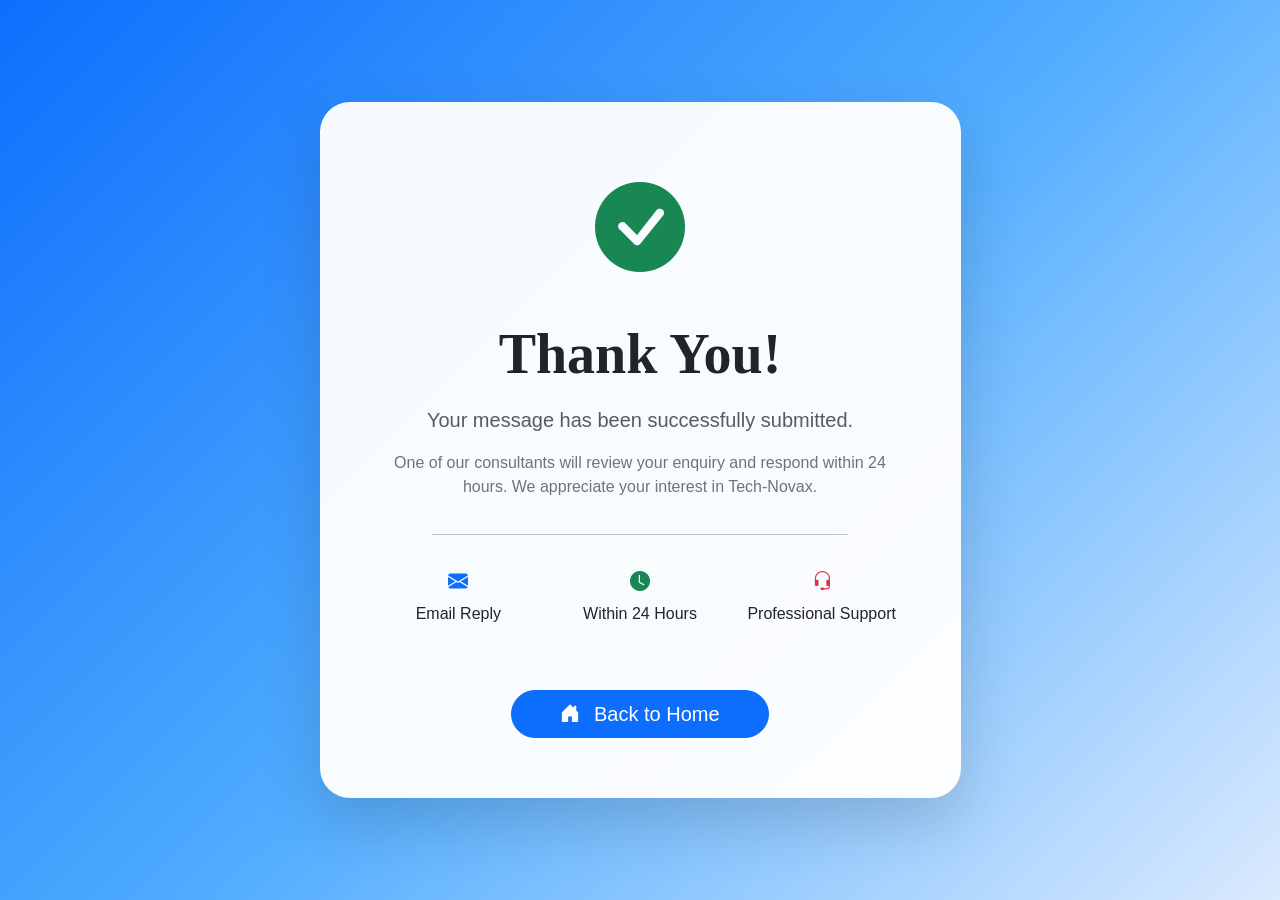
<file: thankyou.html>
<!doctype html>
<html lang="en">
   <head>
    <meta charset="UTF-8" />
    <meta name="viewport" content="width=device-width, initial-scale=1.0" />

    <!--Bootstrap Link added below-->
    <link
      href="https://cdn.jsdelivr.net/npm/bootstrap@5.3.8/dist/css/bootstrap.min.css"
      rel="stylesheet"
      integrity="sha384-sRIl4kxILFvY47J16cr9ZwB07vP4J8+LH7qKQnuqkuIAvNWLzeN8tE5YBujZqJLB"
      crossorigin="anonymous"
    />

    <!--Bootstrap icons link added below-->
    <link
      rel="stylesheet"
      href="https://cdn.jsdelivr.net/npm/bootstrap-icons@1.11.3/font/bootstrap-icons.css"
    />

    <!--Google fonts link added-->
    <link rel="preconnect" href="https://fonts.googleapis.com" />
    <link rel="preconnect" href="https://fonts.gstatic.com" crossorigin />
    <link
      href="https://fonts.googleapis.com/css2?family=Inter:ital,opsz,wght@0,14..32,100..900;1,14..32,100..900&family=Press+Start+2P&display=swap"
      rel="stylesheet"
    />

    <!--Custom CSS file link-->
    <link rel="stylesheet" href="style.css" />

    <title>Thank You | Tech-Novax</title>
  </head>

  <body class="thankyou-page">
    <div class="container">
      <div class="row justify-content-center align-items-center vh-100">
        <div class="col-lg-7">
          <div class="thankyou-card text-center">
            <div class="success-icon">
              <i class="bi bi-check-circle-fill"></i>
            </div>

            <h1 class="display-4 fw-bold mt-4">Thank You!</h1>

            <p class="lead text-muted mt-3">
              Your message has been successfully submitted.
            </p>

            <p class="text-secondary">
              One of our consultants will review your enquiry and respond within
              24 hours. We appreciate your interest in Tech-Novax.
            </p>

            <hr />

            <div class="row mt-4">
              <div class="col-md-4">
                <h5>
                  <i class="bi bi-envelope-fill text-primary"></i>
                </h5>

                <p>Email Reply</p>
              </div>

              <div class="col-md-4">
                <h5>
                  <i class="bi bi-clock-fill text-success"></i>
                </h5>

                <p>Within 24 Hours</p>
              </div>

              <div class="col-md-4">
                <h5>
                  <i class="bi bi-headset text-danger"></i>
                </h5>

                <p>Professional Support</p>
              </div>
            </div>

            <a
              href="index.html"
              class="btn btn-primary btn-lg rounded-pill mt-5 px-5"
            >
              <i class="bi bi-house-door-fill me-2"></i>

              Back to Home
            </a>
          </div>
        </div>
      </div>
    </div>
  </body>
</html>
</file>
<file: style.css>
body {
    font-family: "Noto Sans", sans-serif;
 }
 
h1 {
    font-size: 50px;
}
 h1, h2 {
    font-family: "Lora", serif;
 }

 section{
  scroll-margin: 50px;
 }
 /*

 .my-custom-bg {
    background-color: #090986;
 }
*/
 .navbar-brand {
   font-family: "Lora",serif;
 }


/*animations to  CSS*/

/*Fade from Left*/



@keyframes fadeLeft{

from{

opacity:0;

transform:translateX(-60px);

}

to{

opacity:1;

transform:translateX(0);

}

}


/*Fade from Right*/

@keyframes fadeRight{

from{

opacity:0;

transform:translateX(60px);

}

to{

opacity:1;

transform:translateX(0);

}

}



/*Fade Up*/

@keyframes fadeUp{

from{

opacity:0;

transform:translateY(40px);

}

to{

opacity:1;

transform:translateY(0);

}

}

 

/*Floating Image*/


@keyframes floating{

0%{

transform:translateY(0);

}

50%{

transform:translateY(-12px);

}

100%{

transform:translateY(0);

}

}


/* =====================================
        HERO BACKGROUND
===================================== */

.hero-section{

    position:relative;
    overflow:hidden;

    background:
    linear-gradient(135deg,#0d6efd,#185adb,#2563eb);

}

.hero-bg{

    position:absolute;
    inset:0;

    overflow:hidden;

    z-index:0;

}

.circle{

    position:absolute;

    border-radius:50%;

    filter:blur(60px);

    opacity:.35;

    animation:float 16s ease-in-out infinite;

}

.circle-one{

    width:420px;
    height:420px;

    background:#66d9ff;

    top:-100px;
    left:-120px;

}

.circle-two{

    width:300px;
    height:300px;

    background:#7c4dff;

    right:-80px;
    top:120px;

    animation-delay:3s;

}

.circle-three{

    width:260px;
    height:260px;

    background:#00e5ff;

    bottom:-80px;
    left:40%;

    animation-delay:6s;

}

@keyframes float{

0%{

transform:translateY(0)
translateX(0)
scale(1);

}

25%{

transform:translateY(-25px)
translateX(20px)
scale(1.08);

}

50%{

transform:translateY(15px)
translateX(-15px)
scale(.95);

}

75%{

transform:translateY(-10px)
translateX(25px)
scale(1.05);

}

100%{

transform:translateY(0)
translateX(0)
scale(1);

}

}

.hero-section .container{

    position:relative;

    z-index:2;

}








/*Apply the animations*/

/*Heading*/

.hero-title{

opacity:0;

animation:fadeLeft .9s ease forwards;

}


/*Paragraph*/

.hero-text{

opacity:0;

animation:fadeLeft .9s ease forwards;

animation-delay:.4s;

}


/*Buttons*/

.hero-buttons{

opacity:0;

animation:fadeUp .8s ease forwards;

animation-delay:.8s;

}

.hero-buttons .btn{

transition:.35s;

}

.hero-buttons .btn:hover{

transform:translateY(-4px);

box-shadow:0 10px 20px rgba(0,0,0,.2);

}



/*Trust Badges*/

.hero-badges{

opacity:0;

animation:fadeUp .8s ease forwards;

animation-delay:1.2s;

}



/*Hero Image*/

.hero-image{

width: 100%;
max-width: 620px;
opacity:0;

animation:

fadeRight 1s ease forwards,

floating 4s ease-in-out infinite;

animation-delay:

.6s,

1.6s;

transition: .4s;

}



.hero-image:hover{

transform:scale(1.03);

}

/*the Glass Card*/

.hero-image-wrapper{

    position:relative;
    display: inline-block;
    overflow: visible;

}


.hero-stats-card{

    position:absolute;

    bottom:-30px;

    right:-5px;

    transform:translateX(-50%);

    width:300px;
    min-width: 360px;

    background:rgba(255,255,255,.92);

    backdrop-filter:blur(14px);

    -webkit-backdrop-filter:blur(14px);

    border-radius:18px;

    padding:20px;

    box-shadow:0 20px 45px rgba(0,0,0,.15);

    transition: .4s;

    opacity:0;

    animation:fadeUp .8s ease forwards;

    animation-delay:1.5s;
    z-index: 10;

}


.hero-stats-card:hover{

    transform:translateX(-50%) translateY(-8px);

}



.hero-stats-card h4{

    font-size:1.8rem;

    font-weight:700;

}



.hero-stats-card small{

    color:#6c757d;

    font-size:.85rem;

}





/*
 .yellow {
   color:yellow
 }



 .green {
   color:#69ed69;
 }

*/
/*
 .header-title {
   font-size: 70px;
 }


.min-vh-75{
    min-height:75vh;
}


 .client-img {
  object-fit: contain;
  width: 120px;
  padding: 0 2%;

 }

/*
 .clients-section{
    background: linear-gradient(180deg,#eef6ff 0%,#ffffff 100%);
}
*/


.clients-section{

    background:
    radial-gradient(circle at top right,
    rgba(13,110,253,.06),
    transparent 40%),

    linear-gradient(to right,#c1f2f2,#f5fdfd);

}

.client-card{

    background:#e3eeed;

    border-radius:18px;

    padding:18px;

    box-shadow:0 8px 20px rgba(0,0,0,.06);

    transition:.35s ease;

}

.client-card:hover{

    transform:translateY(-10px);

    box-shadow:0 18px 35px rgba(13,110,253,.18);

}

/*
.stats-section{
    background: linear-gradient(180deg,#f8fbff 0%,#edf5ff 100%);
}
*/

.stats-section{

    background:
    radial-gradient(circle at top right,
    rgba(13,110,253,.06),
    transparent 40%),

    linear-gradient(to right,#fcfcfd,#ccddf2);

}


.stat-card{

    border-radius:22px;

    background:white;

    box-shadow:0 10px 25px rgba(0,0,0,.08);

    transition:.4s;

}




.stat-card {
    border-radius: 22px;
    background: white;
    /* Clean, soft base shadow */
    box-shadow: 0 10px 25px rgba(0, 0, 0, .08); 
    /* Smooth transition for transform, shadow, and background */
    transition: transform .4s ease, box-shadow .4s ease, background-color .4s ease; 
    position:relative;

    overflow:hidden;
}

/* Hover effects applied directly to the card container */
.stat-card:hover {
    cursor: pointer; /* Changes mouse to pointer */
    transform: translateY(-10px); /* Moves the card up by 10px */
    
    /* 
       Glow Effect: 
       We increase the blur radius and spread, and swap the grey shadow 
       for a soft, translucent Bootstrap primary blue (#0d6efd)
    */
    box-shadow: 0 20px 35px rgba(13, 110, 253, 0.25); 
}

/* Optional: Keep your icon transition if you still want it to do something separate */
.stat-icon {
    transition: .35s;
}


.stat-card::before{

    content:"";

    position:absolute;

    top:0;

    left:0;

    width:100%;

    height:5px;

    background:#0d6efd;

}


.stat-card:nth-child(1)::before{
background:#0d6efd;
}

.stat-card:nth-child(2)::before{
background:#198754;
}

.stat-card:nth-child(3)::before{
background:#0dcaf0;
}

.stat-card:nth-child(4)::before{
background:#ffc107;
}

.stat-card:nth-child(5)::before{
background:#dc3545;
}

/*

.about-section{
    background:linear-gradient(135deg,#f8fbff 0%,#eef5ff 50%,#ffffff 100%);
}


.about-bg-circle{
    position:absolute;
    width:280px;
    height:280px;
    background:#0d6efd;
    opacity:.08;
    border-radius:50%;
    top:-40px;
    left:-40px;
}


.experience-card{

position:absolute;

bottom:25px;

right:-20px;

background:white;

padding:15px;

width:100px;

border-radius:20px;

box-shadow:0 20px 40px rgba(0,0,0,.15);

}
*/


/* ================= ABOUT SECTION ================= */

.about-section{

    background:linear-gradient(
        135deg,
        #f4f6f8 0%,
        #c6dcfa 55%,
        #daf6c7 100%
    );

}


.about-bg-circle{

    position:absolute;

    width:280px;

    height:280px;

    border-radius:50%;

    background:#0d6efd;

    opacity:.08;

    top:-30px;

    left:-40px;

}

.about-image{

    transition:.45s ease;

}

.about-image:hover{

    transform:scale(1.03);

}

.experience-card{

    position:absolute;

    right:-20px;

    bottom:25px;

    background:#fff;

    width:180px;

    padding:20px;

    text-align:center;

    border-radius:20px;

    box-shadow:0 15px 40px rgba(0,0,0,.15);

    transition:.4s;

}

.experience-card:hover{

    transform:translateY(-8px);

}

.progress{

    height:8px;

    border-radius:20px;

    background:#d9e8ff;

}

.card{

    transition:.35s;

}

.card:hover{

    transform:translateY(-6px);

    box-shadow:0 20px 45px rgba(13,110,253,.15)!important;

}

.btn{

    transition:.35s;

}

.btn:hover{

    transform:translateY(-3px);

}


/* ================= SERVICES ================= */

#services{

background:linear-gradient(
180deg,
#ffffff,
#eef5ff);

}

.service-card{

transition:.4s ease;

border-radius:20px;

}

.service-card:hover{

transform:translateY(-12px);

box-shadow:0 22px 45px rgba(13,110,253,.18)!important;

}


/* ================= PROJECTS ================= */

#projects{

background:linear-gradient(
180deg,
#ffffff,
#eef5ff);

}

.project-card{

transition:.4s ease;

border-radius:20px;

}

.project-card:hover{

transform:translateY(-12px);

box-shadow:0 22px 45px rgba(13,110,253,.18)!important;

}

.project-img{

height:230px;

object-fit:cover;

transition:.6s;

}

.project-card:hover .project-img{

transform:scale(1.08);

}


/*=========================
TESTIMONIAL SECTION
=========================*/

.testimonial-section{

background:linear-gradient(
135deg,
#f8fbff,
#eef5ff,
#ffffff);

overflow:hidden;

}

.testimonial-slider{

overflow:hidden;

position:relative;

}

.testimonial-track{

display:flex;

gap:30px;

width:max-content;

animation:scrollTestimonials 35s linear infinite;

}

.testimonial-slider:hover .testimonial-track{

animation-play-state:paused;

}

.testimonial-card{

min-width:360px;

max-width:360px;

padding:35px;

background:rgba(255,255,255,.95);

border-radius:25px;

box-shadow:0 15px 35px rgba(0,0,0,.08);

text-align:center;

transition:.4s;

backdrop-filter:blur(12px);

}

.testimonial-card:hover{

transform:translateY(-12px);

box-shadow:0 25px 55px rgba(13,110,253,.20);

}

.testimonial-img{

width:90px;

height:90px;

border-radius:50%;

object-fit:cover;

margin:auto;

margin-bottom:20px;

border:5px solid #0d6efd;

transition:.4s;

}

.testimonial-card:hover .testimonial-img{

transform:scale(1.08);

}

.testimonial-card h5{

font-weight:700;

margin-bottom:5px;

}

.testimonial-card span{

color:#0d6efd;

font-weight:600;

display:block;

margin-bottom:12px;

}

.stars{

font-size:22px;

color:#ffc107;

margin-bottom:20px;

}

.testimonial-card p{

color:#6c757d;

font-style:italic;

line-height:1.7;

}

@keyframes scrollTestimonials{

0%{

transform:translateX(0);

}

100%{

transform:translateX(-50%);

}

}






.carousel-control-prev,
.carousel-control-next{

width:6%;

opacity:1;

}

.custom-arrow{

width:60px;

height:60px;

display:flex;

justify-content:center;

align-items:center;

background:#0d6efd;

border-radius:50%;

font-size:28px;

color:white;

transition:.35s;

box-shadow:0 10px 25px rgba(13,110,253,.25);

}

.custom-arrow:hover{

background:#084298;

transform:scale(1.1);

}

.carousel-control-prev{

left:-45px;

}

.carousel-control-next{

right:-45px;

}

.carousel-indicators{

bottom:-55px;

}

.carousel-indicators [data-bs-target]{

width:14px;

height:14px;

border-radius:50%;

background:#0d6efd;

opacity:.35;

}

.carousel-indicators .active{

opacity:1;

}






/* Tablet */



@media(max-width:992px){

.testimonial-card{

min-width:320px;

}

}

/* Mobile */

@media(max-width:768px){

.testimonial-card{

min-width:280px;

}

}


/*==================================================
CONTACT SECTION
==================================================*/

.contact-section{
    background:linear-gradient(135deg,#eef5ff 0%,#ffffff 45%,#f3f8ff 100%);
    position:relative;
    overflow:hidden;
}

/* Decorative background */

.contact-section::before{
    content:"";
    position:absolute;
    width:350px;
    height:350px;
    background:#0d6efd15;
    border-radius:50%;
    top:-120px;
    left:-100px;
    filter:blur(25px);
}

.contact-section::after{
    content:"";
    position:absolute;
    width:300px;
    height:300px;
    background:#00b4ff12;
    border-radius:50%;
    right:-100px;
    bottom:-80px;
    filter:blur(30px);
}

/*==========================================
LEFT COLUMN
==========================================*/

.contact-card{
    display:flex;
    align-items:flex-start;
    gap:20px;

    background:rgba(255,255,255,.75);
    backdrop-filter:blur(12px);

    border:1px solid rgba(255,255,255,.45);

    border-radius:18px;

    padding:22px;

    margin-bottom:20px;

    box-shadow:0 15px 35px rgba(0,0,0,.08);

    transition:.35s;
}

.contact-card:hover{

    transform:translateY(-8px);

    box-shadow:0 25px 45px rgba(13,110,253,.18);
}

.contact-icon{

    width:65px;
    height:65px;

    display:flex;
    justify-content:center;
    align-items:center;

    border-radius:50%;

    background:linear-gradient(135deg,#0d6efd,#00b4ff);

    color:#fff;

    font-size:1.5rem;

    flex-shrink:0;

    transition:.4s;
}

.contact-card:hover .contact-icon{

    transform:rotate(12deg) scale(1.12);
}

.contact-card h5{

    font-weight:700;

    margin-bottom:6px;
}

.contact-card p{

    color:#6c757d;

    margin-bottom:0;

    line-height:1.6;
}

/*==========================================
SOCIAL ICONS
==========================================*/

.social-icon{

    width:50px;
    height:50px;

    display:inline-flex;

    justify-content:center;
    align-items:center;

    text-decoration:none;

    margin-right:12px;

    color:#0d6efd;

    background:white;

    border-radius:50%;

    font-size:1.2rem;

    box-shadow:0 8px 20px rgba(0,0,0,.08);

    transition:.35s;
}

.social-icon:hover{

    color:#fff;

    background:#0d6efd;

    transform:translateY(-8px) rotate(8deg);

    box-shadow:0 15px 30px rgba(13,110,253,.3);
}

/*==========================================
RIGHT COLUMN
==========================================*/

.contact-form-card{

    background:rgba(255,255,255,.82);

    backdrop-filter:blur(18px);

    border-radius:24px;

    padding:40px;

    box-shadow:0 20px 60px rgba(0,0,0,.08);

    border:1px solid rgba(255,255,255,.55);

    transition:.35s;
}

.contact-form-card:hover{

    transform:translateY(-5px);
}

/*==========================================
FORM LABELS
==========================================*/

.contact-form-card .form-label{

    font-weight:600;

    margin-bottom:8px;
}

/*==========================================
INPUT GROUP ICON
==========================================*/

.input-group-text{

    background:#0d6efd;

    color:#fff;

    border:none;
}

/*==========================================
INPUTS
==========================================*/

.form-control{

    border-radius:10px;

    border:1px solid #dee2e6;

    padding:14px;

    transition:.35s;
}

.form-control:focus{

    border-color:#0d6efd;

    box-shadow:0 0 0 .25rem rgba(13,110,253,.15);

    transform:translateY(-2px);
}

textarea.form-control{

    resize:none;
}

/*==========================================
CHECKBOX
==========================================*/

.form-check-input{

    cursor:pointer;
}

.form-check-label{

    cursor:pointer;
}

/*==========================================
BUTTON
==========================================*/

.contact-form-card .btn{

    transition:.35s;

    padding:14px 40px;

    font-weight:600;
}

.contact-form-card .btn:hover{

    transform:translateY(-4px);

    box-shadow:0 15px 30px rgba(13,110,253,.35);
}

/*==========================================
PLACEHOLDER
==========================================*/

::placeholder{

    color:#adb5bd;
}

/*==========================================
ACCESSIBILITY
==========================================*/

input:focus-visible,
textarea:focus-visible,
button:focus-visible,
a:focus-visible{

    outline:3px solid rgba(13,110,253,.35);

    outline-offset:4px;
}

/*==========================================
SECTION TITLE
==========================================*/

.contact-section h2{

    color:#0f172a;
}

.contact-section .lead{

    color:#6b7280;
}




.contact-info-panel{

    background:linear-gradient(
        160deg,
        #0d6efd 0%,
        #0056d6 45%,
        #003b8e 100%
    );

    color:white;

    border-radius:28px;

    padding:45px;

    position:relative;

    overflow:hidden;

    box-shadow:0 25px 60px rgba(13,110,253,.25);
}



.contact-info-panel::before{

    content:"";

    position:absolute;

    width:250px;
    height:250px;

    background:rgba(255,255,255,.08);

    border-radius:50%;

    right:-70px;

    top:-70px;
}

.contact-info-panel::after{

    content:"";

    position:absolute;

    width:170px;
    height:170px;

    background:rgba(255,255,255,.05);

    border-radius:50%;

    left:-60px;

    bottom:-60px;
}


.contact-card{

    background:rgba(255,255,255,.08);

    backdrop-filter:blur(10px);

    border:1px solid rgba(255,255,255,.15);

    color:white;
}



.contact-card h5{

    color:white;
}

.contact-card p{

    color:#e8eefc;
}


.contact-icon{

    background:white;

    color:#0d6efd;
}


.contact-form-card{

    background:white;

    border-radius:28px;

    padding:45px;

    box-shadow:
        0 30px 60px rgba(0,0,0,.08);
}


/*==========================================
SMALL DEVICES
==========================================*/

@media(max-width:991px){

.contact-form-card{

padding:30px;

margin-top:20px;

}

.contact-card{

padding:18px;

}

.contact-icon{

width:58px;
height:58px;

font-size:1.3rem;

}

}

@media(max-width:576px){

.contact-form-card{

padding:22px;

}

.social-icon{

width:46px;
height:46px;

margin-bottom:10px;

}

.contact-card{

flex-direction:column;

text-align:center;

align-items:center;

}

.contact-card p{

text-align:center;

}

}


/*=====================================================
FOOTER
=====================================================*/

.footer-section{

background:#07142c;

color:#d9e4ff;

position:relative;

overflow:hidden;


}

.footer-section::before{

content:"";

position:absolute;

top:0;

left:0;

width:100%;

height:5px;

background:linear-gradient(90deg,#0d6efd,#00c6ff,#20c997);

}

.footer-logo{

font-weight:700;

margin-bottom:20px;

color:#fff;

}

.footer-text{

line-height:1.9;

color:#bfc9dc;

}

.footer-title{

color:#fff;

margin-bottom:20px;

font-weight:600;

}

.footer-links{

list-style:none;

padding:0;

margin:0;

}

.footer-links li{

margin-bottom:12px;

}

.footer-links a{

color:#bfc9dc;

text-decoration:none;

transition:.3s;

}

.footer-links a:hover{

color:#0d6efd;

padding-left:6px;

}

.footer-social a{

width:45px;

height:45px;

display:inline-flex;

justify-content:center;

align-items:center;

border-radius:50%;

background:rgba(255,255,255,.08);

color:#fff;

margin-right:10px;

font-size:20px;

transition:.4s;

text-decoration:none;

}

.footer-social a:hover{

background:#0d6efd;

transform:translateY(-5px);

}

.footer-divider{

border-color:rgba(255,255,255,.15);

margin:40px 0 25px;

}

.footer-small-link{

text-decoration:none;

color:#bfc9dc;

transition:.3s;

}

.footer-small-link:hover{

color:#0d6efd;

}

.copyright{

color:#aab8d1;

}

.back-to-top{

position:fixed;

bottom:25px;

right:25px;

width:55px;

height:55px;

background:#0d6efd;

color:#fff;

display:flex;

justify-content:center;

align-items:center;

border-radius:50%;

font-size:28px;

text-decoration:none;

box-shadow:0 15px 30px rgba(13,110,253,.4);

transition:.4s;

z-index:1000;

}

.back-to-top:hover{

transform:translateY(-8px);

background:#084298;

color:#fff;

}

@media(max-width:768px){

.footer-social{

margin-bottom:20px;

}

.footer-section{

text-align:center;

}

}



/*=================================================
THANK YOU PAGE
==================================================*/

.thankyou-page{

background:linear-gradient(135deg,#0d6efd,#4facfe,#dbeafe);

min-height:100vh;

display:flex;

align-items:center;

justify-content:center;

}

.thankyou-card{

background:rgba(255,255,255,.96);

padding:60px;

border-radius:30px;

box-shadow:0 25px 60px rgba(0,0,0,.15);

animation:fadeIn .8s ease;

}

.success-icon{

font-size:90px;

color:#198754;

animation:bounce 1.2s infinite;

}

.thankyou-card hr{

margin:35px auto;

width:80%;

}

.thankyou-card .btn{

transition:.35s;

}

.thankyou-card .btn:hover{

transform:translateY(-4px);

box-shadow:0 10px 25px rgba(13,110,253,.3);

}

@keyframes fadeIn{

from{

opacity:0;

transform:translateY(40px);

}

to{

opacity:1;

transform:translateY(0);

}

}

@keyframes bounce{

0%,100%{

transform:translateY(0);

}

50%{

transform:translateY(-10px);

}

}
</file>
